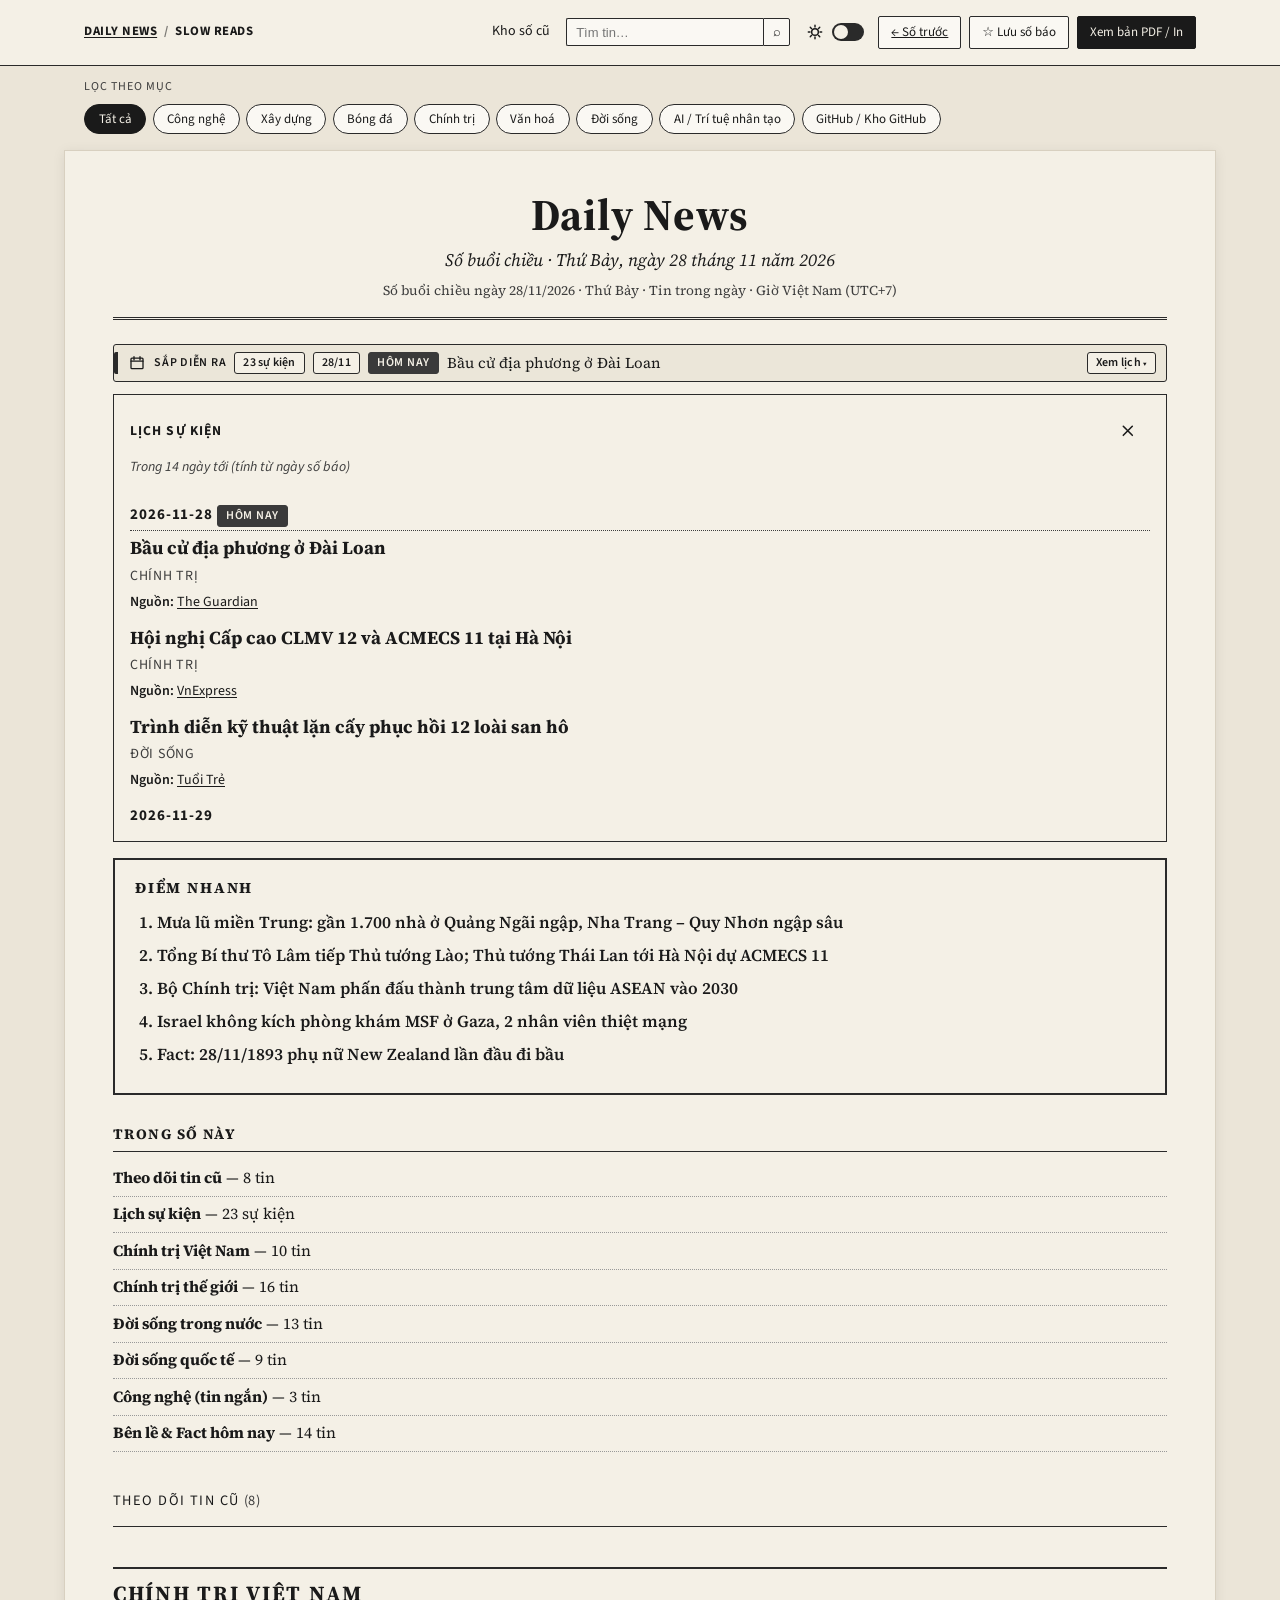
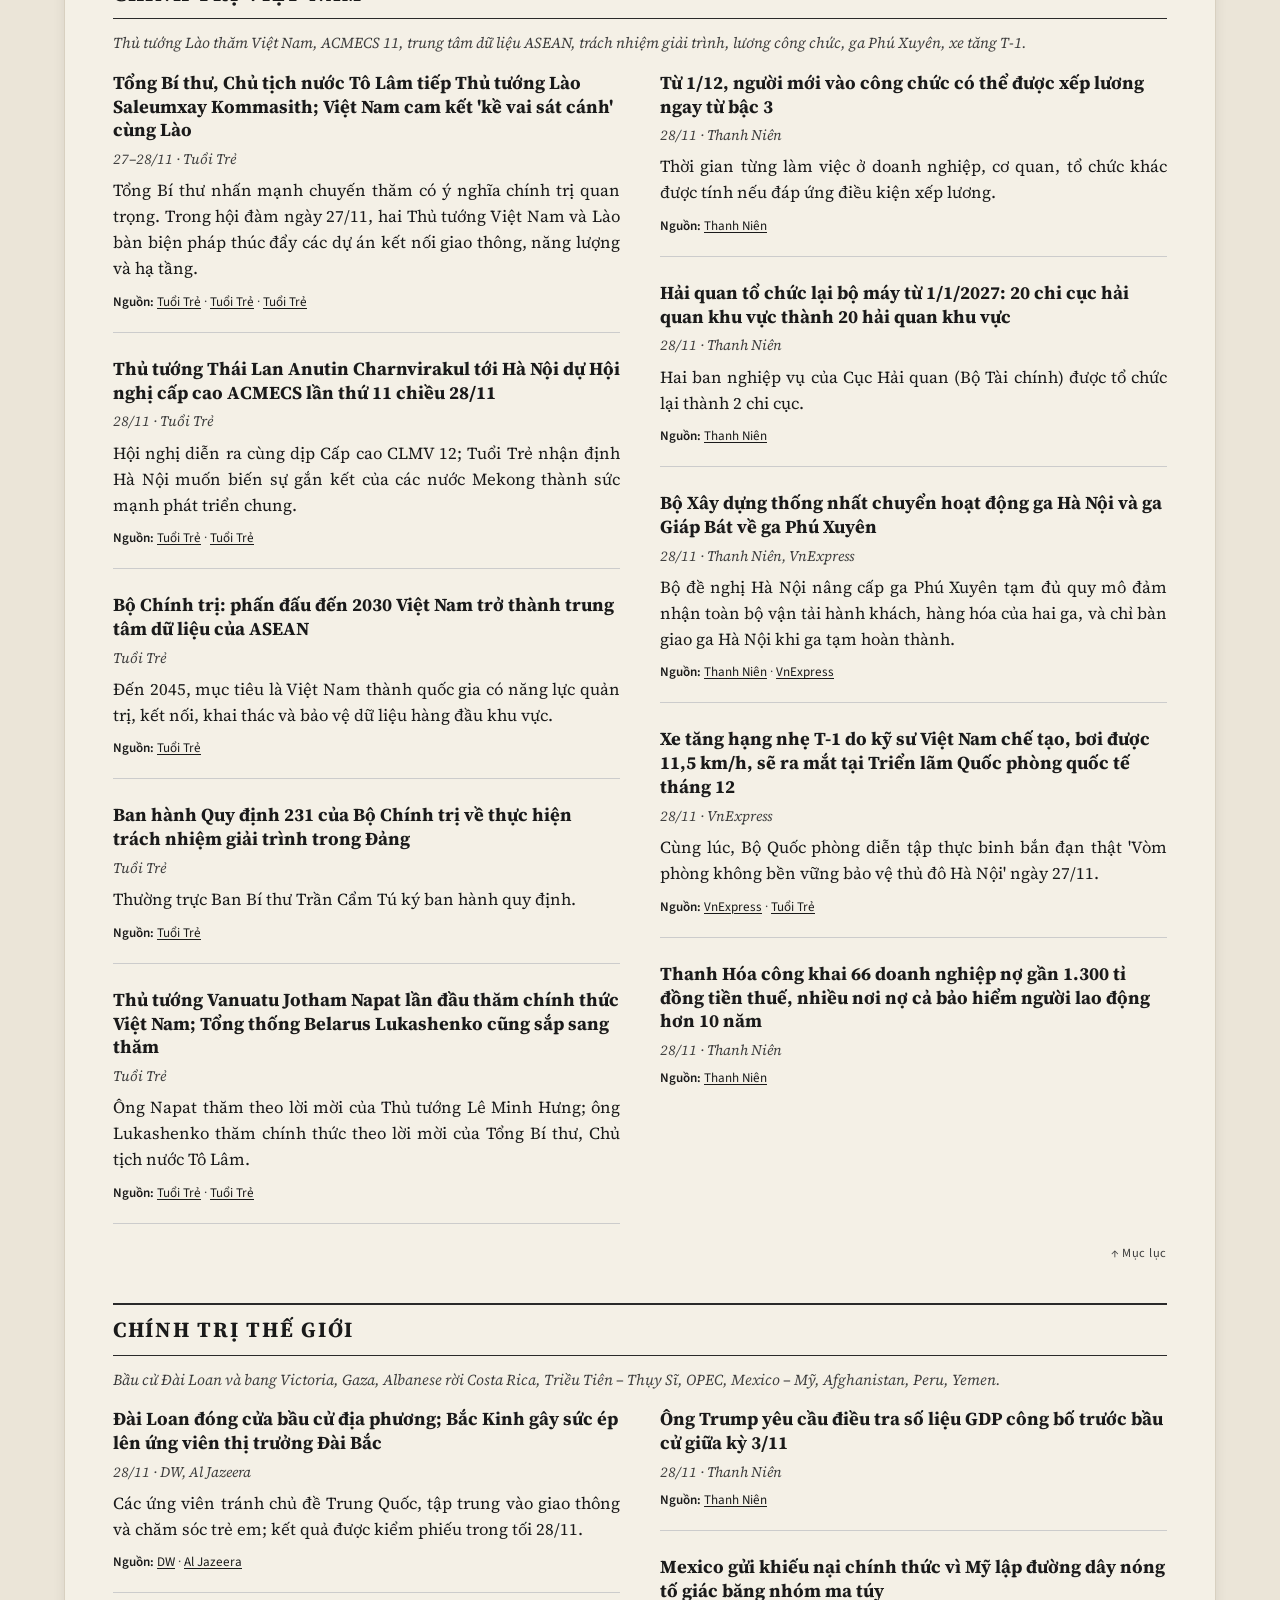
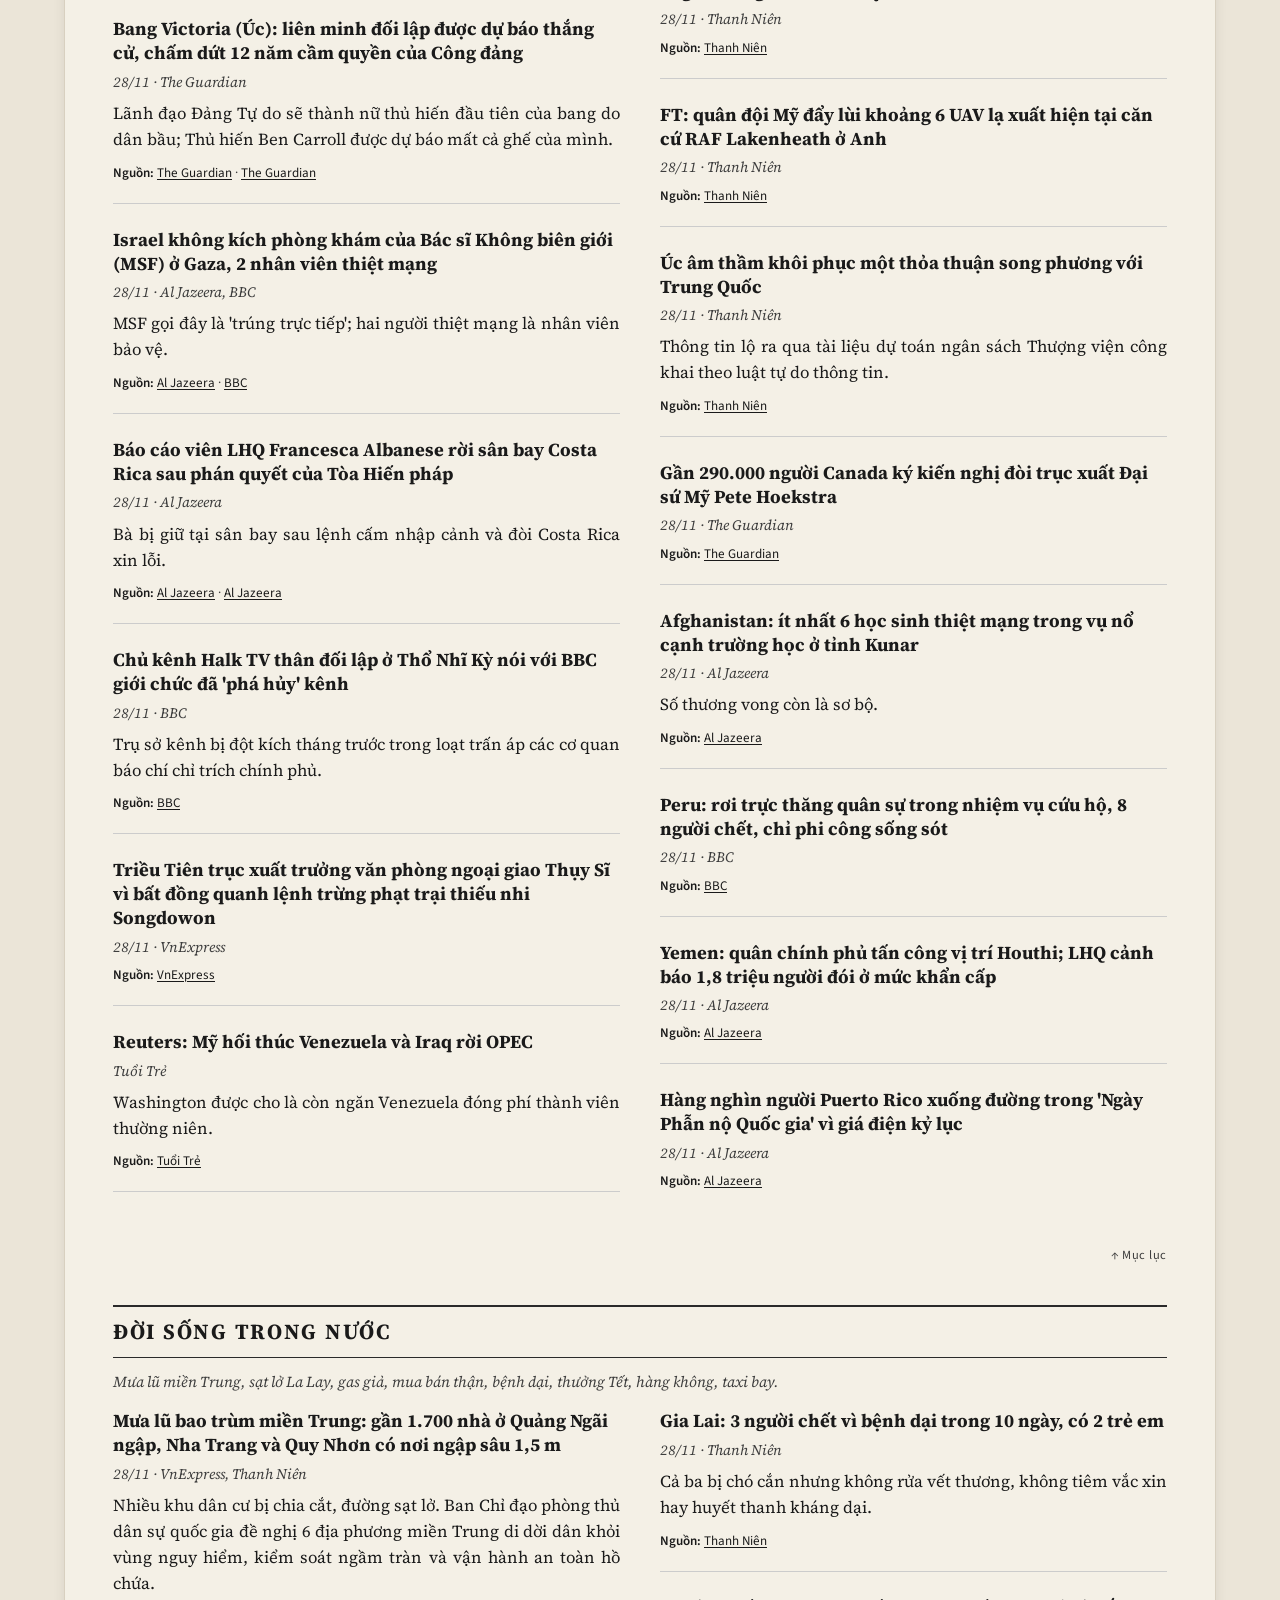
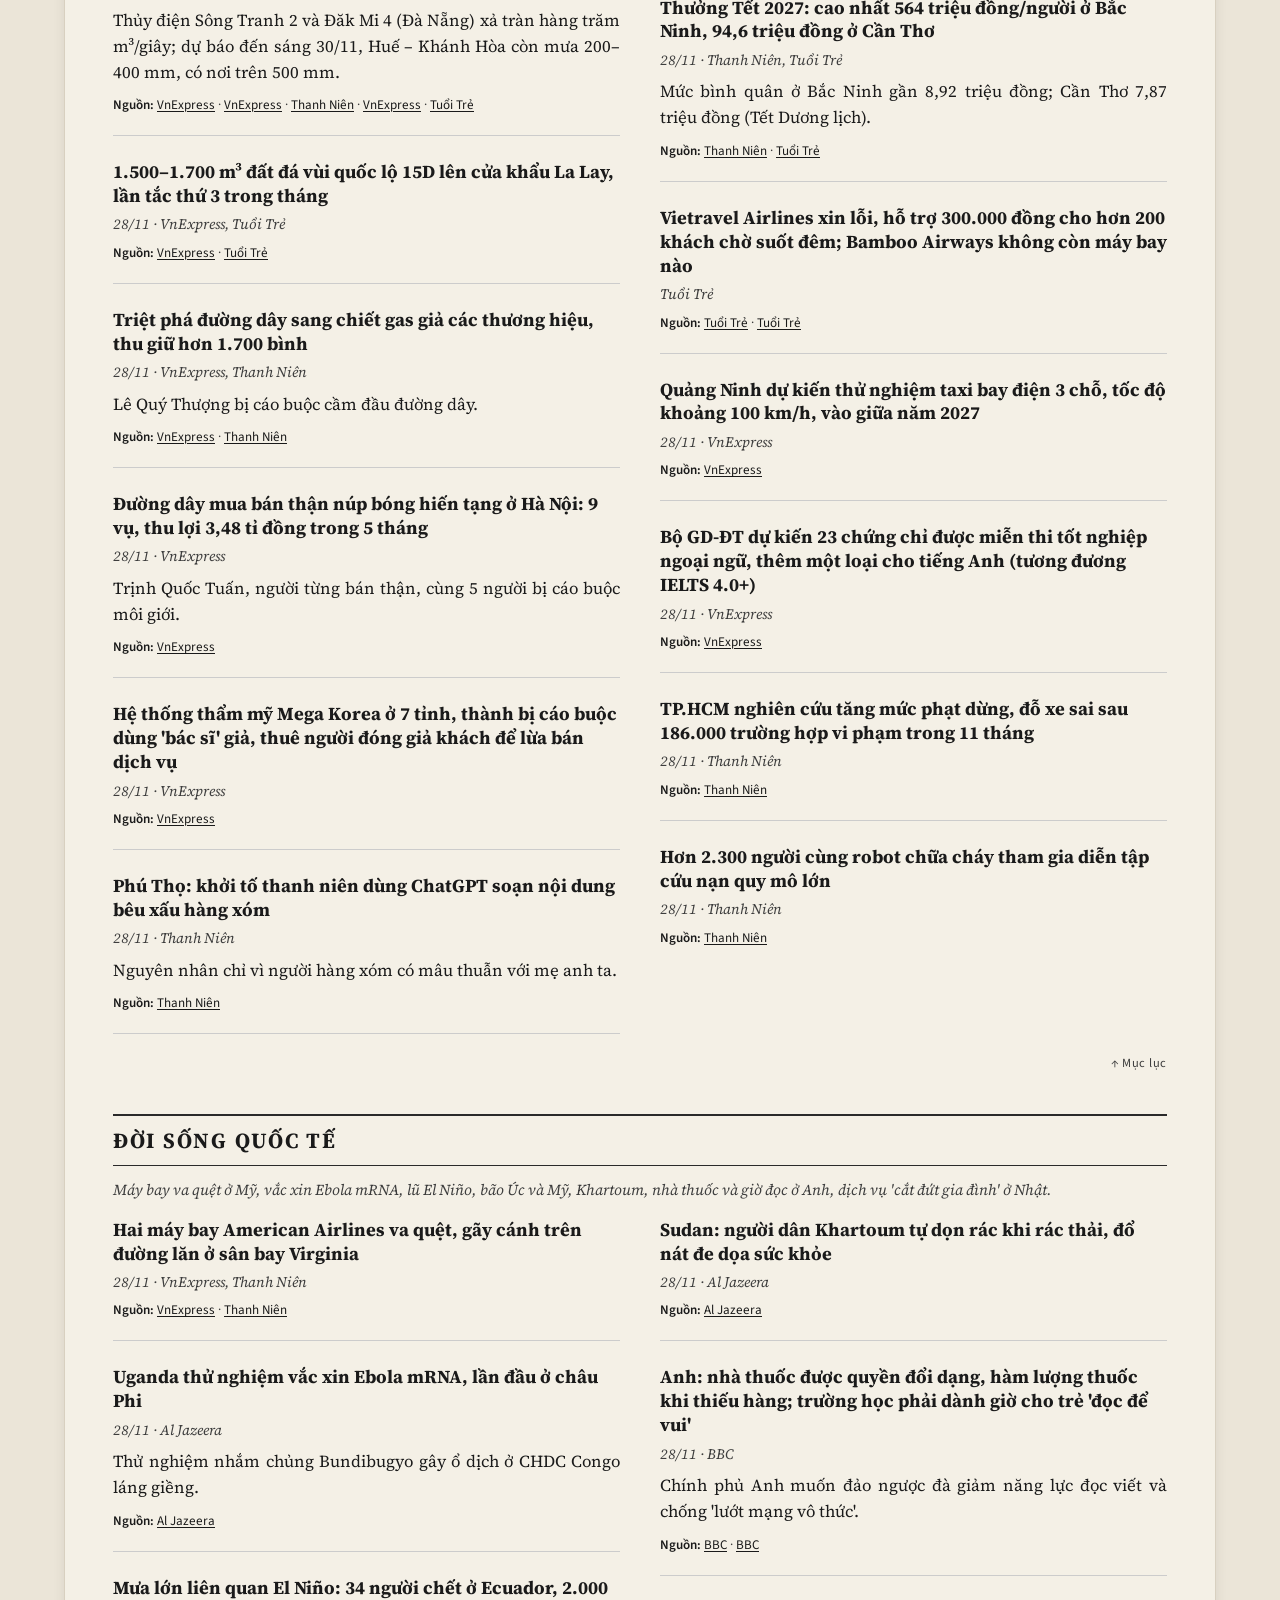
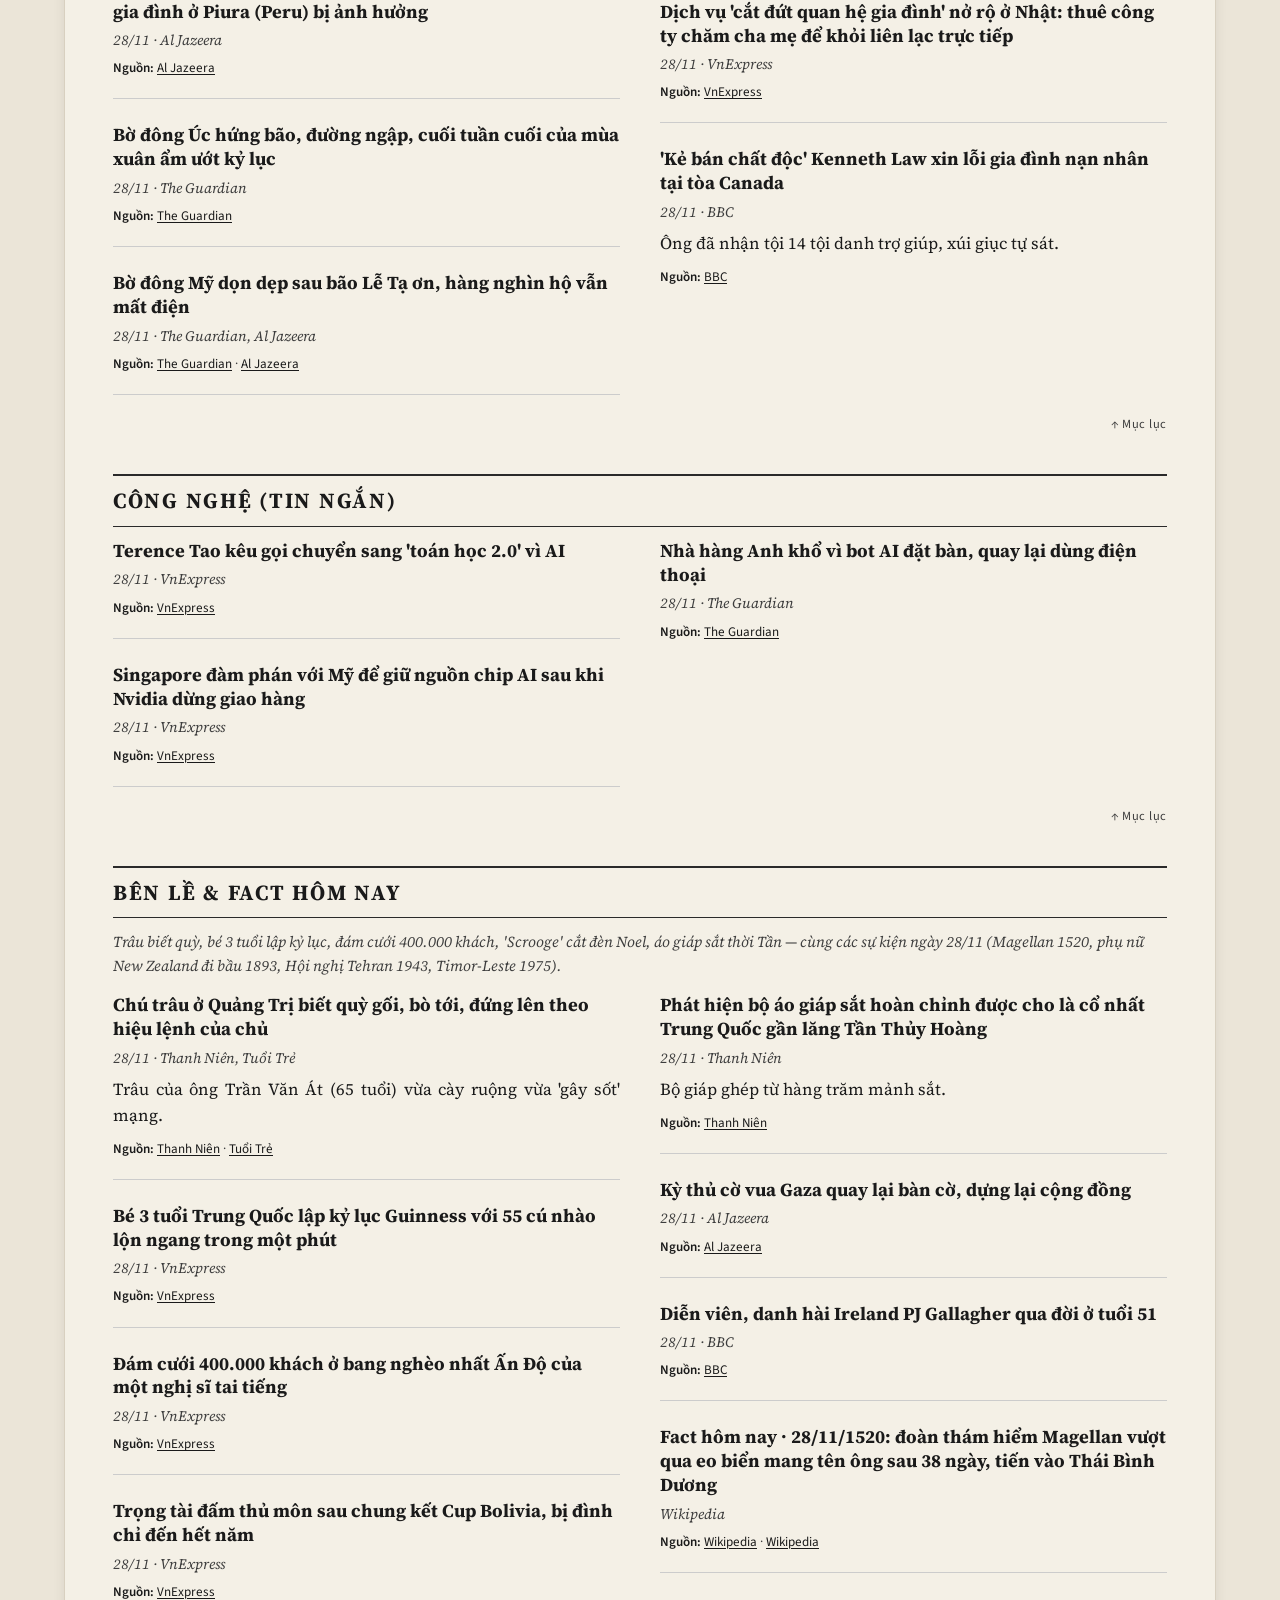
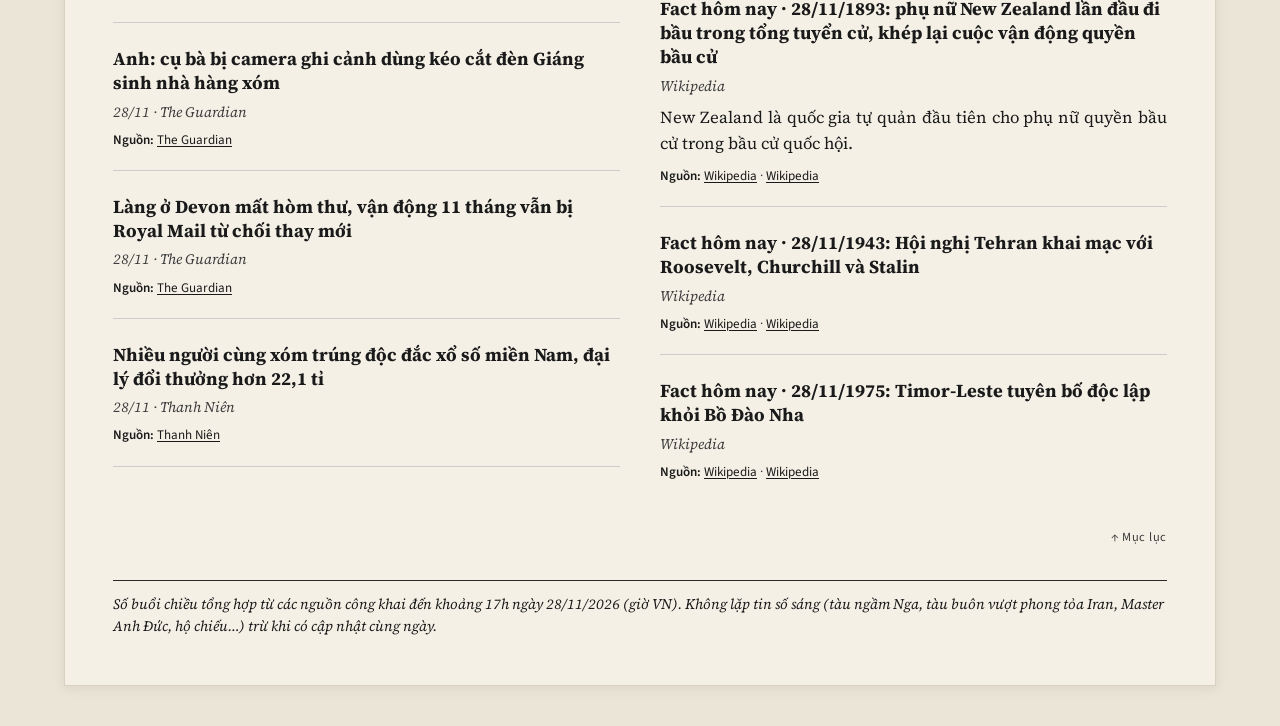
<file: index.html>
<!DOCTYPE html>
<html lang="vi" data-base="" data-asset-version="bc13034a4a">
<head>
  <meta charset="utf-8">
  <meta name="viewport" content="width=device-width, initial-scale=1">
  <meta name="description" content="Daily News — báo sáng tiếng Việt đọc trên trình duyệt">
  <title>Daily News</title>
  <link rel="icon" href="favicon.svg" type="image/svg+xml">
  <link rel="preconnect" href="https://fonts.googleapis.com">
  <link rel="preconnect" href="https://fonts.gstatic.com" crossorigin>
  <link href="https://fonts.googleapis.com/css2?family=Source+Sans+3:wght@400;600;700&family=Source+Serif+4:ital,opsz,wght@0,8..60,400;0,8..60,600;0,8..60,700;1,8..60,400&display=swap" rel="stylesheet">
  <link rel="stylesheet" href="css/reader.css?v=bc13034a4a">
  <script>
    (function () {
      var t = localStorage.getItem("dailynews-theme");
      if (t === "dark" || (t !== "light" && window.matchMedia("(prefers-color-scheme: dark)").matches)) {
        document.documentElement.dataset.theme = "dark";
      }
      var p = location.pathname;
      if (p.indexOf("/DailyNews") !== -1) {
        document.documentElement.dataset.base = p.slice(0, p.indexOf("/DailyNews") + "/DailyNews".length + 1);
      }
    })();
  </script>
</head>
<body data-page="reader">
  <header class="site-bar">
    <div class="site-bar-inner">
      <div class="brand-cluster">
        <a class="brand" href="index.html" aria-current="page">Daily News</a><span class="brand-sep" aria-hidden="true">/</span><a class="brand" href="slow-reads/">Slow Reads</a>
      </div>
      <div class="site-bar-tools" aria-label="Công cụ">
        <button type="button" id="btn-search-open" class="icon-btn" aria-label="Tìm kiếm" aria-expanded="false" aria-controls="search-wrap">
          <svg class="toolbar-icon" width="20" height="20" viewBox="0 0 24 24" aria-hidden="true" focusable="false"><circle cx="10.5" cy="10.5" r="6.25" fill="none" stroke="currentColor" stroke-width="1.75"/><path d="M15.2 15.2 20 20" fill="none" stroke="currentColor" stroke-width="1.75" stroke-linecap="round"/></svg>
        </button>
        <button type="button" id="btn-theme" class="theme-toggle" aria-label="Đổi giao diện sáng/tối" aria-pressed="false">
          <svg class="theme-toggle-glyph theme-toggle-glyph--sun" width="20" height="20" viewBox="0 0 24 24" aria-hidden="true" focusable="false"><circle cx="12" cy="12" r="4" fill="none" stroke="currentColor" stroke-width="1.75"/><path d="M12 4v2M12 18v2M4 12h2M18 12h2M6.3 6.3l1.4 1.4M16.3 16.3l1.4 1.4M6.3 17.7l1.4-1.4M16.3 7.7l1.4-1.4" fill="none" stroke="currentColor" stroke-width="1.75" stroke-linecap="round"/></svg>
          <svg class="theme-toggle-glyph theme-toggle-glyph--moon" width="20" height="20" viewBox="0 0 24 24" aria-hidden="true" focusable="false"><path d="M18 14.8A6.8 6.8 0 0 1 9.2 5.2 7.2 7.2 0 1 0 18 14.8Z" fill="none" stroke="currentColor" stroke-width="1.75" stroke-linejoin="round"/></svg>
          <span class="theme-toggle-track" aria-hidden="true"><span class="theme-toggle-thumb"></span></span>
        </button>
        <button type="button" id="btn-more" class="icon-btn" aria-label="Menu thêm" aria-expanded="false" aria-controls="more-menu">
          <svg class="toolbar-icon" width="20" height="20" viewBox="0 0 24 24" aria-hidden="true" focusable="false"><path d="M5 7h14M5 12h14M5 17h14" fill="none" stroke="currentColor" stroke-width="1.75" stroke-linecap="round"/></svg>
        </button>
      </div>
      <nav class="site-nav-desktop" aria-label="Điều hướng">
        <a href="archive.html">Kho số cũ</a>
      </nav>
      <div class="search-wrap" id="search-wrap">
        <form class="search-form" id="search-form" role="search">
          <label class="visually-hidden" for="search-input">Tìm trong các số báo</label>
          <input type="search" id="search-input" name="q" placeholder="Tìm tin…" autocomplete="off" enterkeyhint="search" aria-controls="search-panel" aria-expanded="false">
          <button type="submit" class="search-submit" aria-label="Tìm">⌕</button>
          <button type="button" id="search-drawer-close" class="search-drawer-close icon-btn" aria-label="Đóng tìm kiếm">
            <svg class="toolbar-icon" width="20" height="20" viewBox="0 0 24 24" aria-hidden="true" focusable="false"><path d="m7 7 10 10M17 7 7 17" fill="none" stroke="currentColor" stroke-width="1.75" stroke-linecap="round"/></svg>
          </button>
        </form>
        <div id="search-panel" class="search-panel" hidden>
          <div class="search-panel-inner">
            <header class="search-panel-head">
              <h2>Kết quả tìm kiếm</h2>
              <button type="button" id="search-close" aria-label="Đóng">Đóng</button>
            </header>
            <p id="search-status" class="search-status" aria-live="polite"></p>
            <ul id="search-results" class="search-results"></ul>
          </div>
        </div>
      </div>
      <div id="more-menu" class="more-menu" hidden>
        <div class="more-menu-backdrop" tabindex="-1" aria-hidden="true"></div>
        <div class="more-menu-sheet" role="dialog" aria-label="Menu">
          <a class="more-menu-archive" href="archive.html">Kho số cũ</a>
          <a class="more-menu-archive" href="slow-reads/">Slow Reads</a>
          <div class="actions">
            <a class="btn" id="nav-prev" href="#" hidden>← Số trước</a>
            <a class="btn" id="nav-next" href="#" hidden>Số sau →</a>
            <button type="button" id="btn-fav" aria-pressed="false">☆ Lưu số báo</button>
            <button type="button" id="btn-pdf" class="primary" aria-expanded="false">Xem bản PDF / In</button>
          </div>
        </div>
      </div>
    </div>
  </header>

  <div id="tag-strip" class="tag-strip" aria-live="polite"></div>

  <div id="pdf-panel" class="pdf-panel" hidden>
    <div class="pdf-panel-inner">
      <header>
        <h2>Bản in PDF</h2>
        <a class="btn" id="pdf-download" href="#">Tải xuống</a>
        <button type="button" id="btn-pdf-close">Đóng</button>
      </header>
      <iframe id="pdf-frame" title="Xem trước PDF Daily News"></iframe>
    </div>
  </div>

  <p id="status" class="loading">Đang mở số báo…</p>
  <main id="paper-root" class="paper-sheet" aria-live="polite"></main>

  <script src="js/reader.js?v=bc13034a4a"></script>
</body>
</html>
</file>
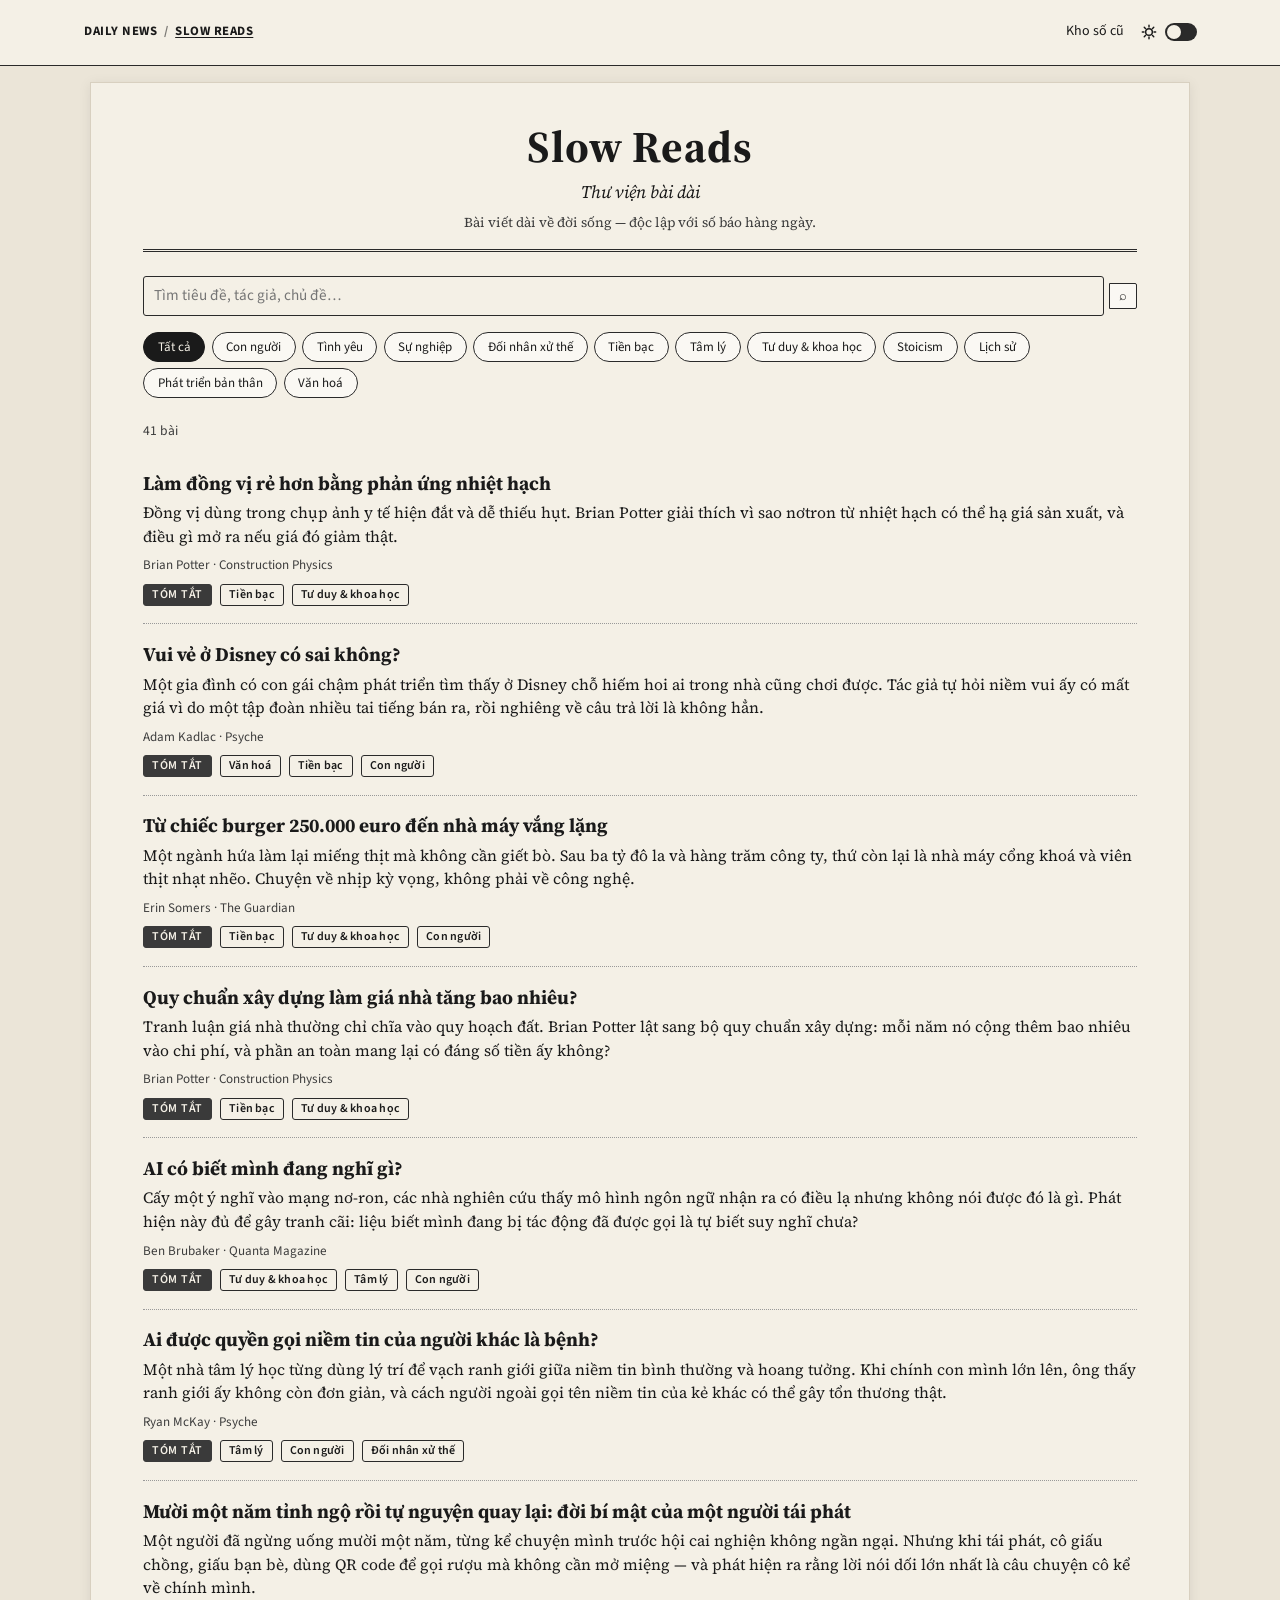
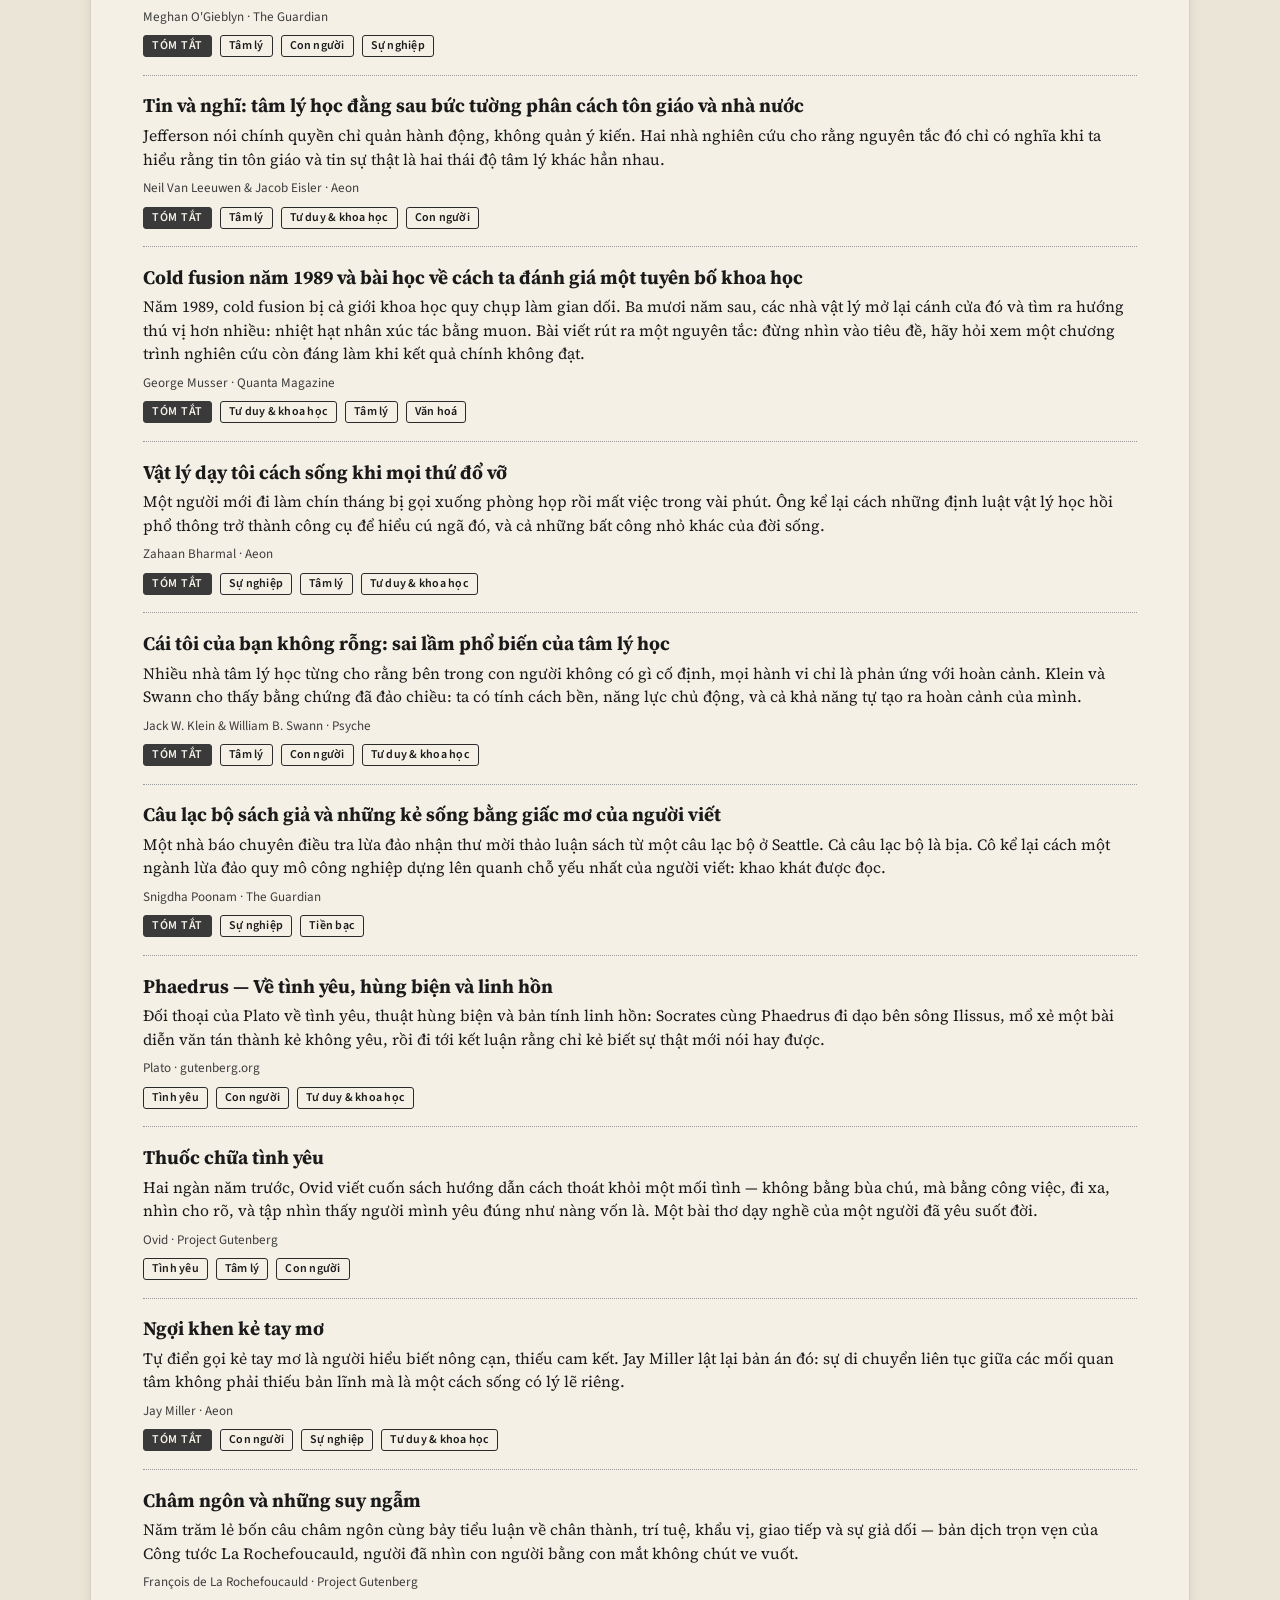
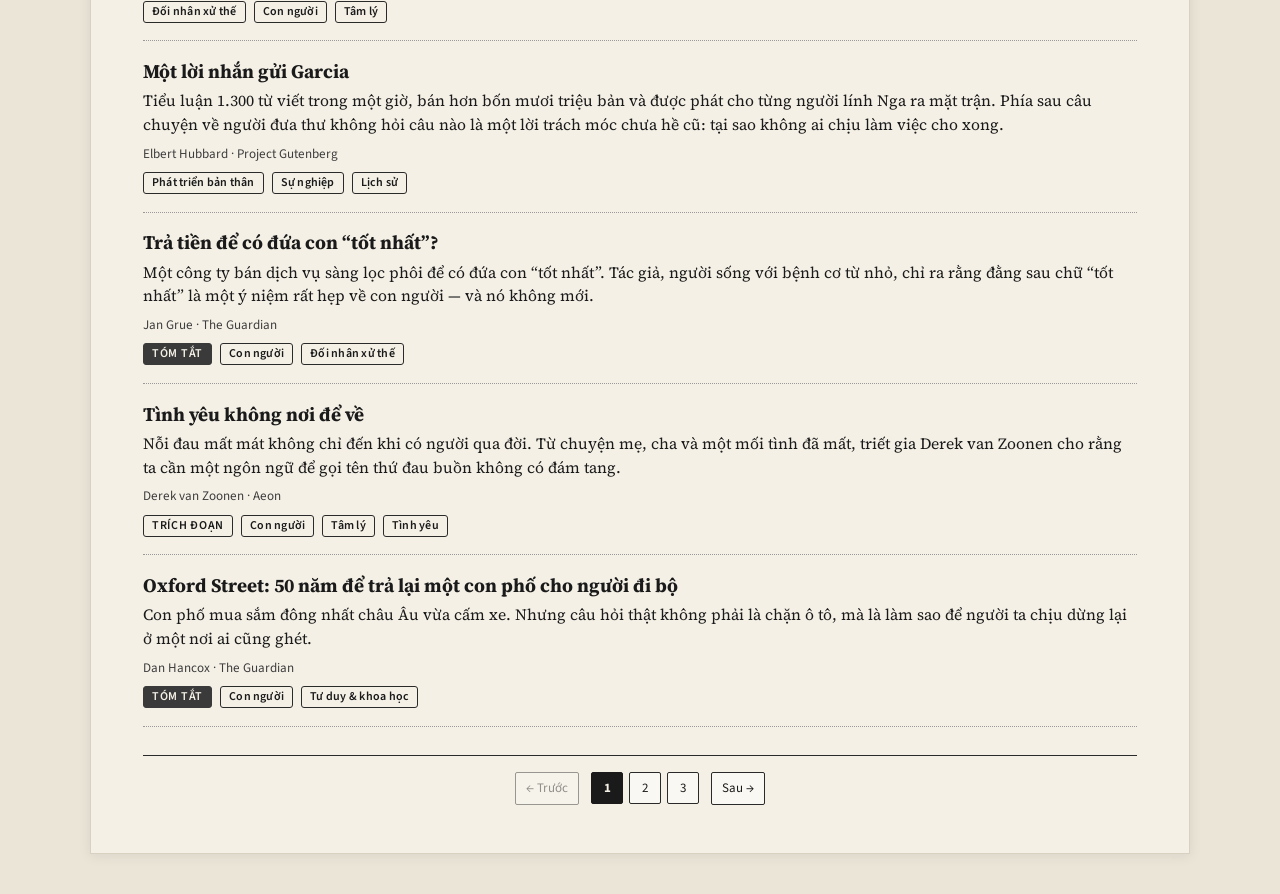
<file: doc-cham/index.html>
<!DOCTYPE html>
<html lang="vi">
<head>
  <meta charset="utf-8">
  <meta name="viewport" content="width=device-width, initial-scale=1">
  <meta http-equiv="refresh" content="0;url=../slow-reads/">
  <link rel="canonical" href="../slow-reads/">
  <title>Redirecting to Slow Reads…</title>
  <script>
    (function () {
      var base = "../slow-reads/";
      var p = location.pathname;
      if (p.indexOf("/DailyNews") !== -1) {
        base = p.slice(0, p.indexOf("/DailyNews") + "/DailyNews".length) + "/slow-reads/";
      }
      location.replace(base + location.search + location.hash);
    })();
  </script>
</head>
<body>
  <p><a href="../slow-reads/">Slow Reads</a></p>
</body>
</html>
</file>
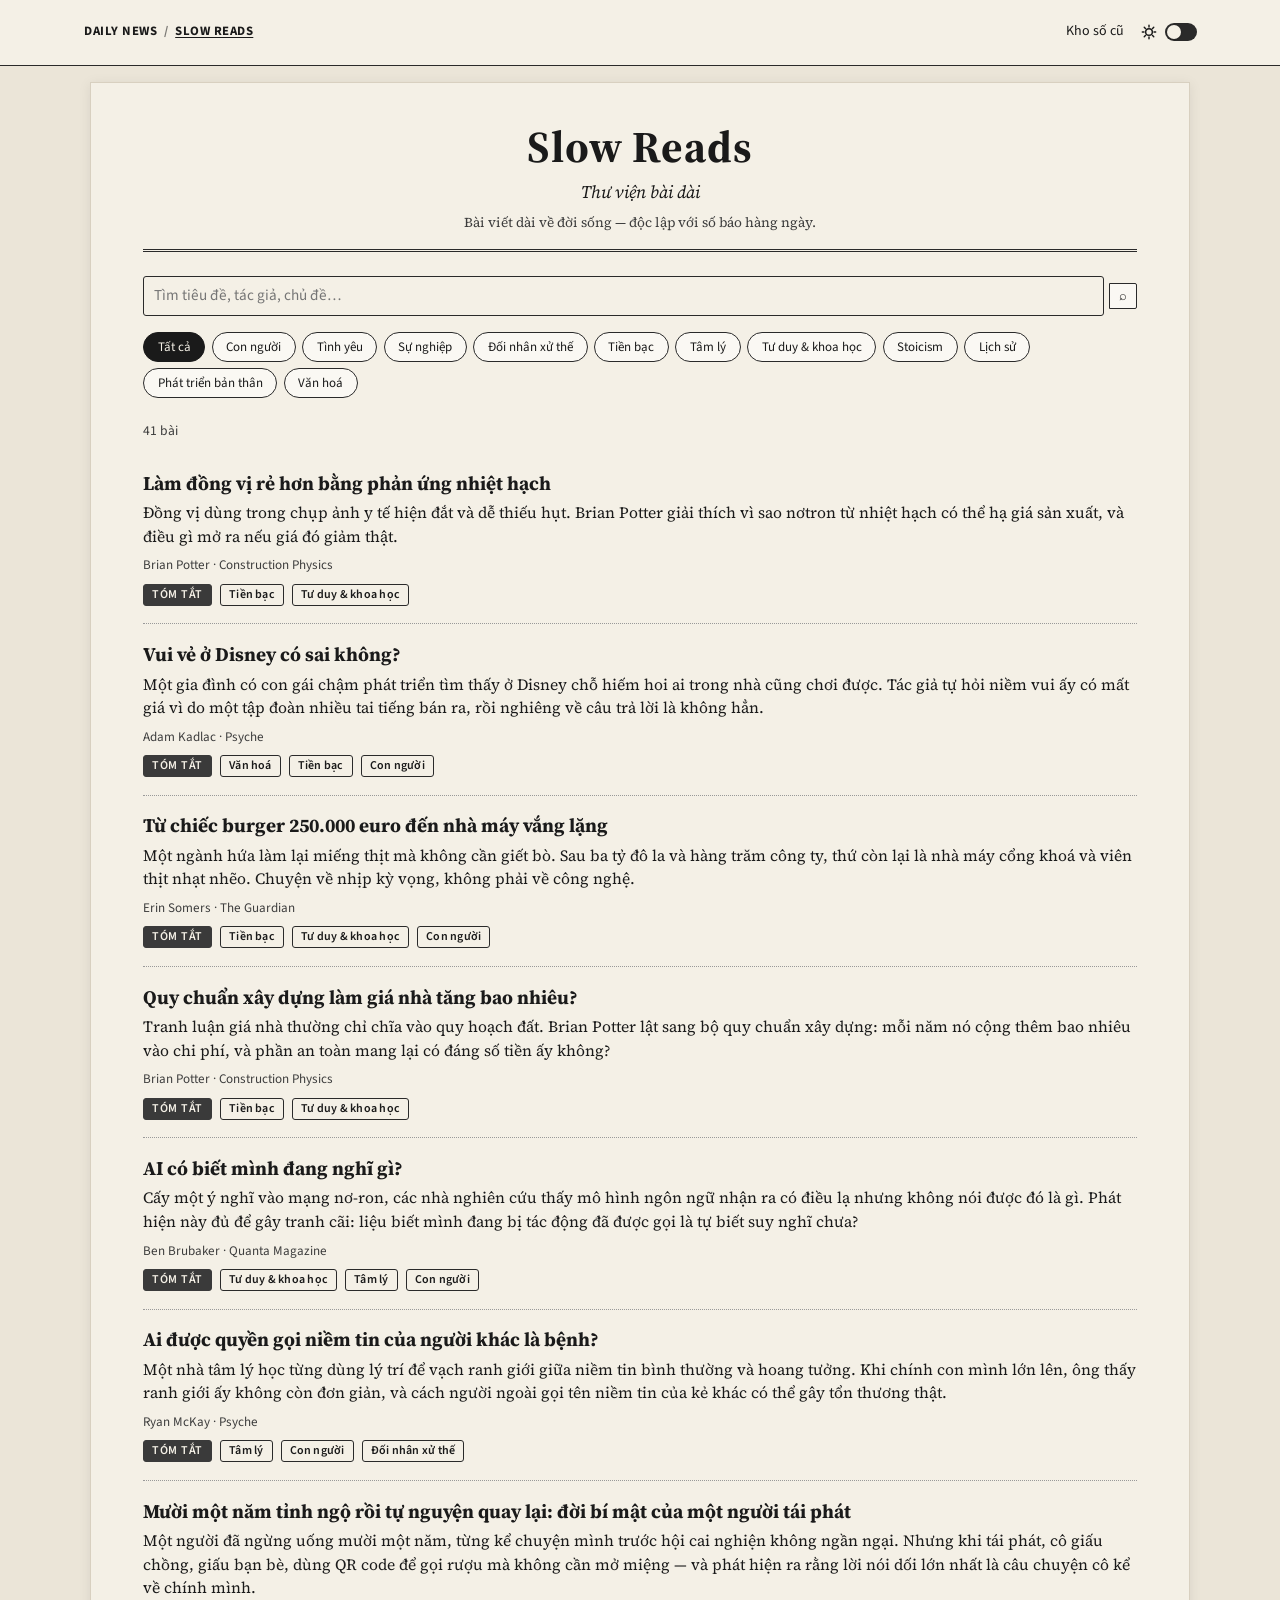
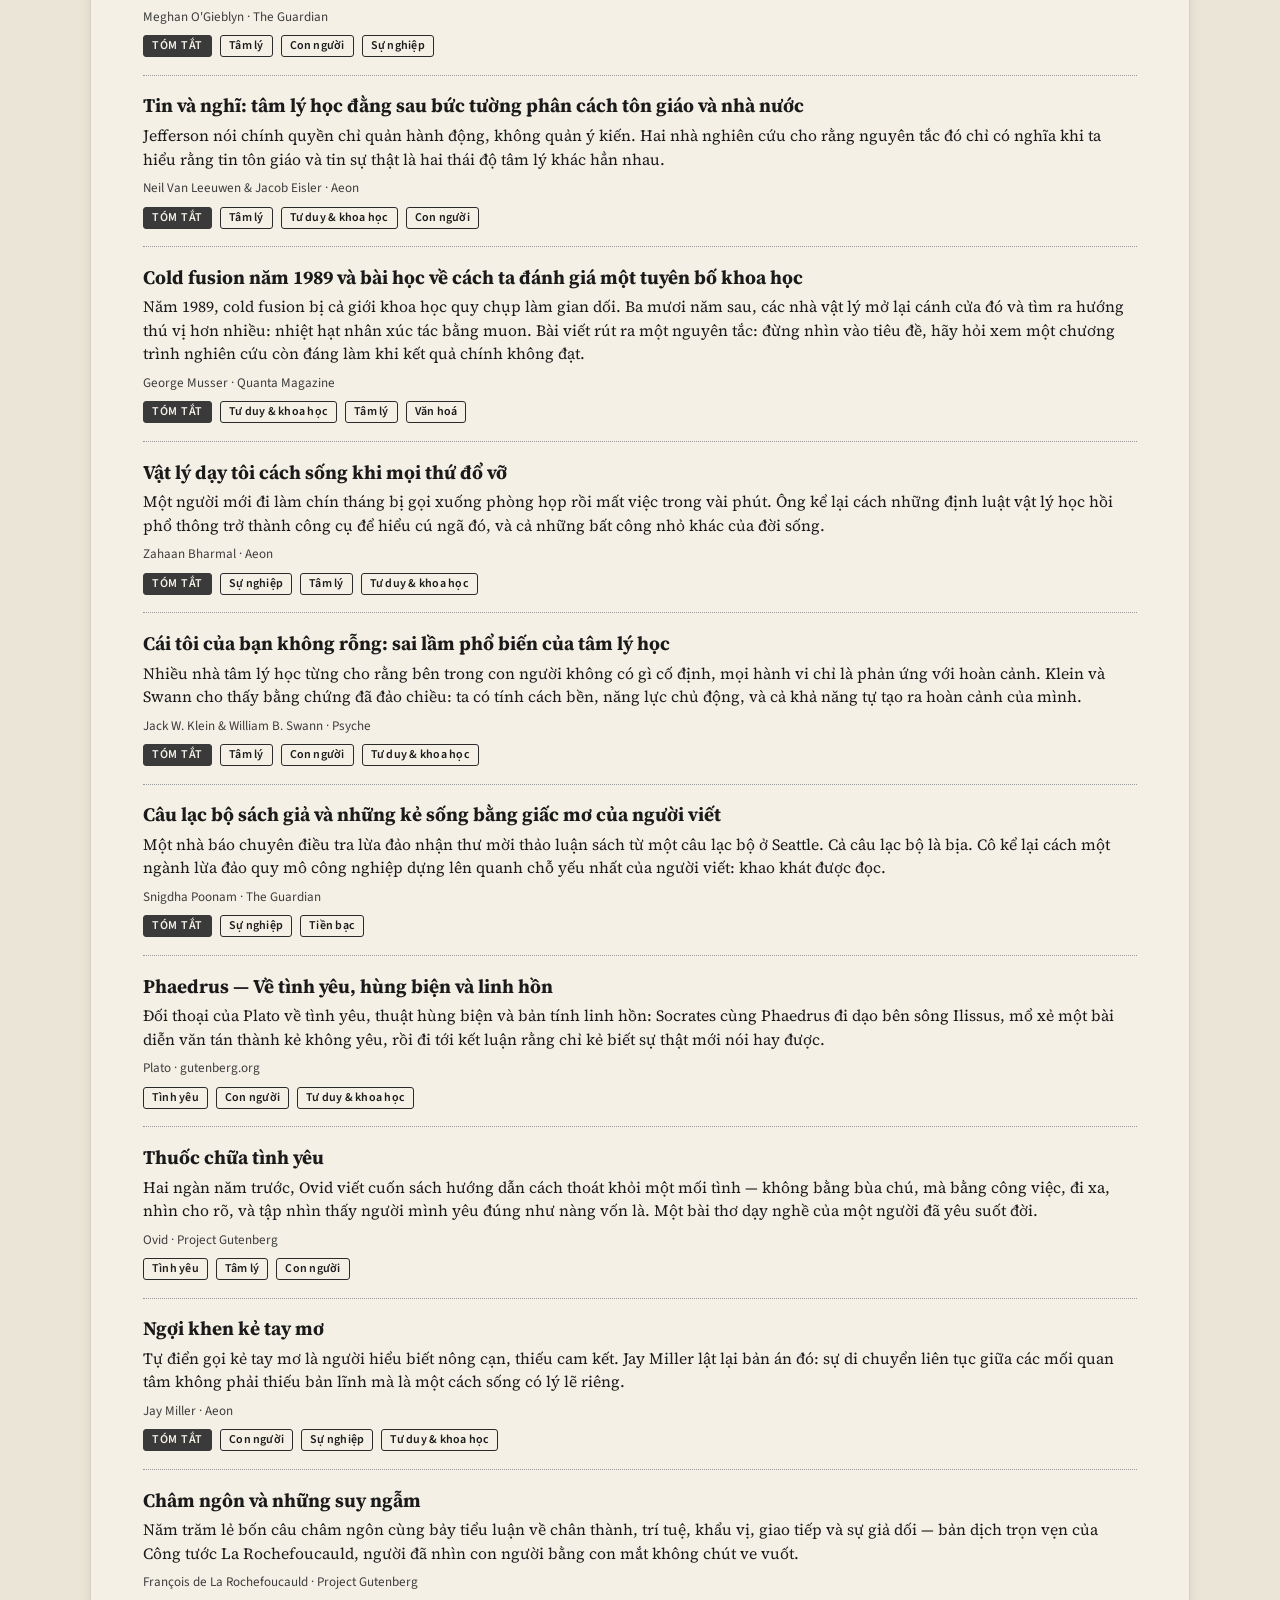
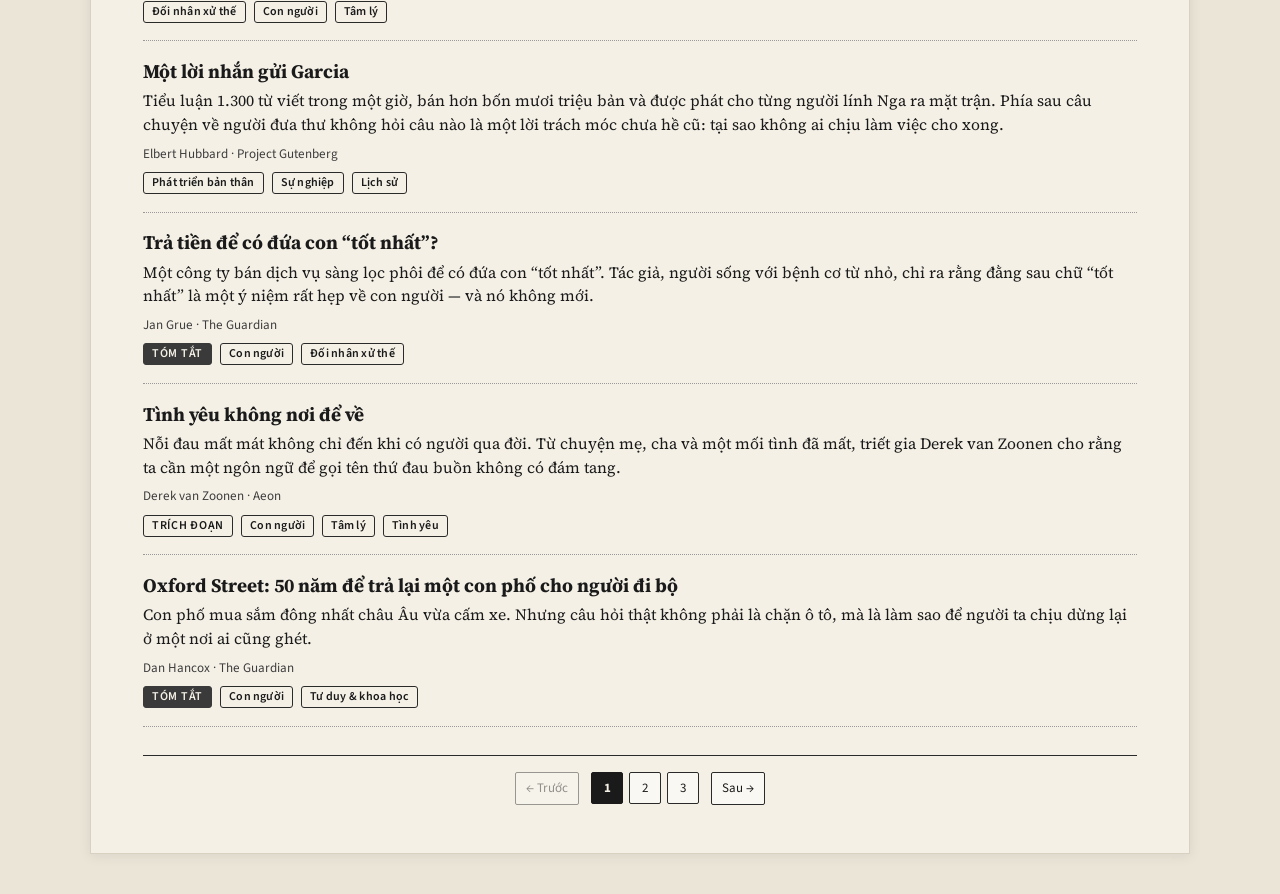
<file: slow-reads/index.html>
<!DOCTYPE html>
<html lang="vi" data-base="" data-asset-version="bc13034a4a">
<head>
  <meta charset="utf-8">
  <meta name="viewport" content="width=device-width, initial-scale=1">
  <meta name="description" content="Slow Reads — thư viện bài dài về đời sống, Daily News">
  <title>Slow Reads — Daily News</title>
  <link rel="icon" href="../favicon.svg" type="image/svg+xml">
  <link rel="preconnect" href="https://fonts.googleapis.com">
  <link rel="preconnect" href="https://fonts.gstatic.com" crossorigin>
  <link href="https://fonts.googleapis.com/css2?family=Source+Sans+3:wght@400;600;700&family=Source+Serif+4:ital,opsz,wght@0,8..60,400;0,8..60,600;0,8..60,700;1,8..60,400&display=swap" rel="stylesheet">
  <link rel="stylesheet" href="../css/reader.css?v=bc13034a4a">
  <script>
    (function () {
      var t = localStorage.getItem("dailynews-theme");
      if (t === "dark" || (t !== "light" && window.matchMedia("(prefers-color-scheme: dark)").matches)) {
        document.documentElement.dataset.theme = "dark";
      }
      var p = location.pathname;
      if (p.indexOf("/DailyNews") !== -1) {
        document.documentElement.dataset.base = p.slice(0, p.indexOf("/DailyNews") + "/DailyNews".length + 1);
      }
    })();
  </script>
</head>
<body data-page="slow-reads">
  <header class="site-bar">
    <div class="site-bar-inner">
      <div class="brand-cluster">
        <a class="brand" href="../index.html">Daily News</a><span class="brand-sep" aria-hidden="true">/</span><a class="brand" href="./" aria-current="page">Slow Reads</a>
      </div>
      <div class="site-bar-tools" aria-label="Công cụ">
        <button type="button" id="btn-theme" class="theme-toggle" aria-label="Đổi giao diện sáng/tối" aria-pressed="false">
          <svg class="theme-toggle-glyph theme-toggle-glyph--sun" width="20" height="20" viewBox="0 0 24 24" aria-hidden="true" focusable="false"><circle cx="12" cy="12" r="4" fill="none" stroke="currentColor" stroke-width="1.75"/><path d="M12 4v2M12 18v2M4 12h2M18 12h2M6.3 6.3l1.4 1.4M16.3 16.3l1.4 1.4M6.3 17.7l1.4-1.4M16.3 7.7l1.4-1.4" fill="none" stroke="currentColor" stroke-width="1.75" stroke-linecap="round"/></svg>
          <svg class="theme-toggle-glyph theme-toggle-glyph--moon" width="20" height="20" viewBox="0 0 24 24" aria-hidden="true" focusable="false"><path d="M18 14.8A6.8 6.8 0 0 1 9.2 5.2 7.2 7.2 0 1 0 18 14.8Z" fill="none" stroke="currentColor" stroke-width="1.75" stroke-linejoin="round"/></svg>
          <span class="theme-toggle-track" aria-hidden="true"><span class="theme-toggle-thumb"></span></span>
        </button>
        <button type="button" id="btn-more" class="icon-btn" aria-label="Menu thêm" aria-expanded="false" aria-controls="more-menu">
          <svg class="toolbar-icon" width="20" height="20" viewBox="0 0 24 24" aria-hidden="true" focusable="false"><path d="M5 7h14M5 12h14M5 17h14" fill="none" stroke="currentColor" stroke-width="1.75" stroke-linecap="round"/></svg>
        </button>
      </div>
      <nav class="site-nav-desktop" aria-label="Điều hướng">
        <a href="../archive.html">Kho số cũ</a>
      </nav>
      <div id="more-menu" class="more-menu" hidden>
        <div class="more-menu-backdrop" tabindex="-1" aria-hidden="true"></div>
        <div class="more-menu-sheet" role="dialog" aria-label="Menu">
          <a class="more-menu-archive" href="../index.html">Mở số mới nhất</a>
          <a class="more-menu-archive" href="../archive.html">Kho số cũ</a>
        </div>
      </div>
    </div>
  </header>

  <main class="paper-sheet doc-cham-page">
    <header class="masthead">
      <h1>Slow Reads</h1>
      <div class="date-line">Thư viện bài dài</div>
      <div class="tagline">Bài viết dài về đời sống — độc lập với số báo hàng ngày.</div>
    </header>

    <form class="doc-cham-search-form" id="doc-cham-search-form" role="search">
      <label class="visually-hidden" for="doc-cham-search">Tìm trong Slow Reads</label>
      <input type="search" id="doc-cham-search" name="q" placeholder="Tìm tiêu đề, tác giả, chủ đề…" autocomplete="off" enterkeyhint="search">
      <button type="submit" class="search-submit" aria-label="Tìm">⌕</button>
    </form>

    <div id="doc-cham-filters" class="archive-filters"></div>
    <p id="doc-cham-status" class="doc-cham-status" aria-live="polite"></p>
    <p id="doc-cham-empty" class="archive-empty" hidden></p>
    <div id="doc-cham-list" class="doc-cham-list" aria-label="Danh sách bài Slow Reads"></div>
  </main>

  <script src="../js/slow-reads.js?v=bc13034a4a"></script>
</body>
</html>
</file>
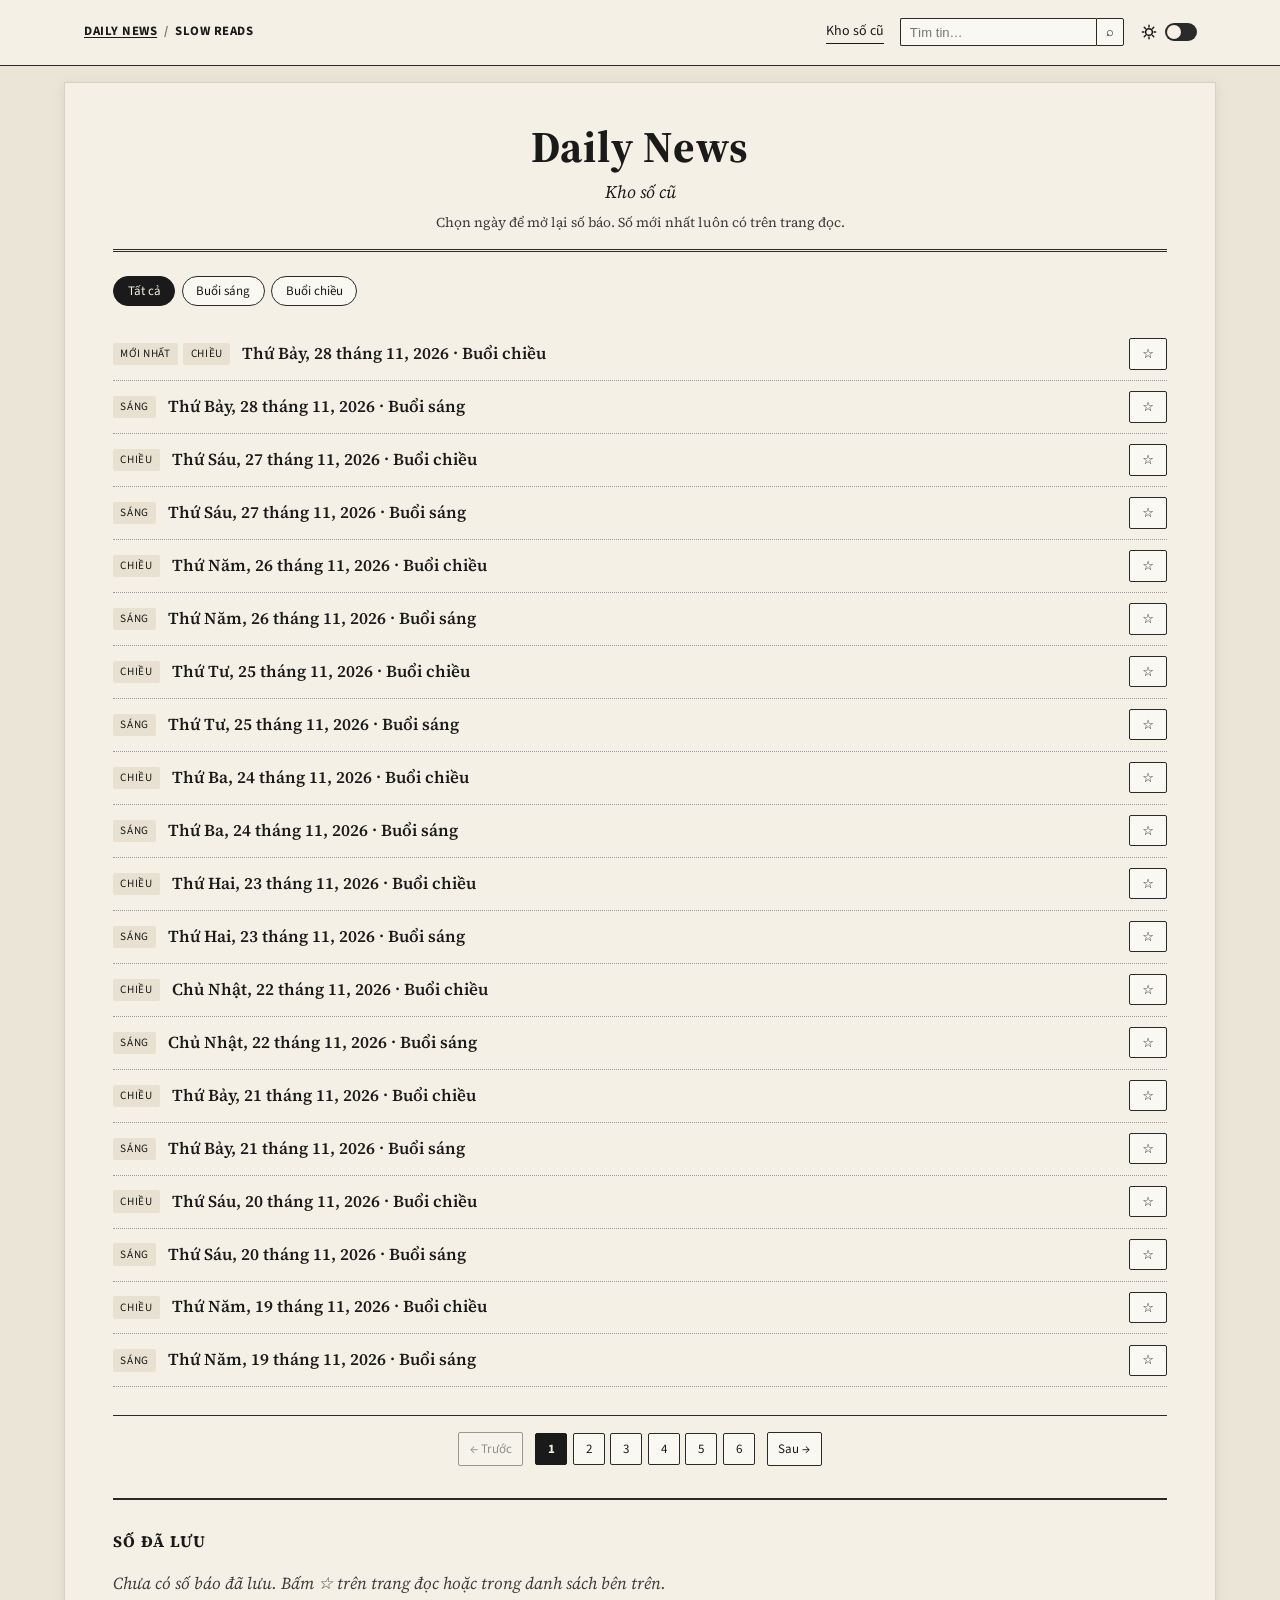
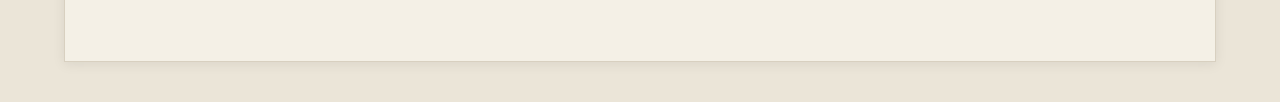
<file: archive.html>
<!DOCTYPE html>
<html lang="vi" data-base="" data-asset-version="bc13034a4a">
<head>
  <meta charset="utf-8">
  <meta name="viewport" content="width=device-width, initial-scale=1">
  <meta name="description" content="Daily News — kho số báo và số đã lưu">
  <title>Kho số cũ — Daily News</title>
  <link rel="icon" href="favicon.svg" type="image/svg+xml">
  <link rel="preconnect" href="https://fonts.googleapis.com">
  <link rel="preconnect" href="https://fonts.gstatic.com" crossorigin>
  <link href="https://fonts.googleapis.com/css2?family=Source+Sans+3:wght@400;600;700&family=Source+Serif+4:opsz,wght@8..60,400;8..60,700&display=swap" rel="stylesheet">
  <link rel="stylesheet" href="css/reader.css?v=bc13034a4a">
  <script>
    (function () {
      var t = localStorage.getItem("dailynews-theme");
      if (t === "dark" || (t !== "light" && window.matchMedia("(prefers-color-scheme: dark)").matches)) {
        document.documentElement.dataset.theme = "dark";
      }
      var p = location.pathname;
      if (p.indexOf("/DailyNews") !== -1) {
        document.documentElement.dataset.base = p.slice(0, p.indexOf("/DailyNews") + "/DailyNews".length + 1);
      }
    })();
  </script>
</head>
<body data-page="archive">
  <header class="site-bar">
    <div class="site-bar-inner">
      <div class="brand-cluster">
        <a class="brand" href="index.html" aria-current="page">Daily News</a><span class="brand-sep" aria-hidden="true">/</span><a class="brand" href="slow-reads/">Slow Reads</a>
      </div>
      <div class="site-bar-tools" aria-label="Công cụ">
        <button type="button" id="btn-search-open" class="icon-btn" aria-label="Tìm kiếm" aria-expanded="false" aria-controls="search-wrap">
          <svg class="toolbar-icon" width="20" height="20" viewBox="0 0 24 24" aria-hidden="true" focusable="false"><circle cx="10.5" cy="10.5" r="6.25" fill="none" stroke="currentColor" stroke-width="1.75"/><path d="M15.2 15.2 20 20" fill="none" stroke="currentColor" stroke-width="1.75" stroke-linecap="round"/></svg>
        </button>
        <button type="button" id="btn-theme" class="theme-toggle" aria-label="Đổi giao diện sáng/tối" aria-pressed="false">
          <svg class="theme-toggle-glyph theme-toggle-glyph--sun" width="20" height="20" viewBox="0 0 24 24" aria-hidden="true" focusable="false"><circle cx="12" cy="12" r="4" fill="none" stroke="currentColor" stroke-width="1.75"/><path d="M12 4v2M12 18v2M4 12h2M18 12h2M6.3 6.3l1.4 1.4M16.3 16.3l1.4 1.4M6.3 17.7l1.4-1.4M16.3 7.7l1.4-1.4" fill="none" stroke="currentColor" stroke-width="1.75" stroke-linecap="round"/></svg>
          <svg class="theme-toggle-glyph theme-toggle-glyph--moon" width="20" height="20" viewBox="0 0 24 24" aria-hidden="true" focusable="false"><path d="M18 14.8A6.8 6.8 0 0 1 9.2 5.2 7.2 7.2 0 1 0 18 14.8Z" fill="none" stroke="currentColor" stroke-width="1.75" stroke-linejoin="round"/></svg>
          <span class="theme-toggle-track" aria-hidden="true"><span class="theme-toggle-thumb"></span></span>
        </button>
        <button type="button" id="btn-more" class="icon-btn" aria-label="Menu thêm" aria-expanded="false" aria-controls="more-menu">
          <svg class="toolbar-icon" width="20" height="20" viewBox="0 0 24 24" aria-hidden="true" focusable="false"><path d="M5 7h14M5 12h14M5 17h14" fill="none" stroke="currentColor" stroke-width="1.75" stroke-linecap="round"/></svg>
        </button>
      </div>
      <nav class="site-nav-desktop" aria-label="Điều hướng">
        <a href="archive.html" aria-current="page">Kho số cũ</a>
      </nav>
      <div class="search-wrap" id="search-wrap">
        <form class="search-form" id="search-form" role="search">
          <label class="visually-hidden" for="search-input">Tìm trong các số báo</label>
          <input type="search" id="search-input" name="q" placeholder="Tìm tin…" autocomplete="off" enterkeyhint="search" aria-controls="search-panel" aria-expanded="false">
          <button type="submit" class="search-submit" aria-label="Tìm">⌕</button>
          <button type="button" id="search-drawer-close" class="search-drawer-close icon-btn" aria-label="Đóng tìm kiếm">
            <svg class="toolbar-icon" width="20" height="20" viewBox="0 0 24 24" aria-hidden="true" focusable="false"><path d="m7 7 10 10M17 7 7 17" fill="none" stroke="currentColor" stroke-width="1.75" stroke-linecap="round"/></svg>
          </button>
        </form>
        <div id="search-panel" class="search-panel" hidden>
          <div class="search-panel-inner">
            <header class="search-panel-head">
              <h2>Kết quả tìm kiếm</h2>
              <button type="button" id="search-close" aria-label="Đóng">Đóng</button>
            </header>
            <p id="search-status" class="search-status" aria-live="polite"></p>
            <ul id="search-results" class="search-results"></ul>
          </div>
        </div>
      </div>
      <div id="more-menu" class="more-menu" hidden>
        <div class="more-menu-backdrop" tabindex="-1" aria-hidden="true"></div>
        <div class="more-menu-sheet" role="dialog" aria-label="Menu">
          <a class="more-menu-archive" href="index.html">Mở số mới nhất</a>
          <a class="more-menu-archive" href="slow-reads/">Slow Reads</a>
        </div>
      </div>
    </div>
  </header>

  <main class="paper-sheet archive-page">
    <header class="masthead">
      <h1>Daily News</h1>
      <div class="date-line">Kho số cũ</div>
      <div class="tagline">Chọn ngày để mở lại số báo. Số mới nhất luôn có trên trang đọc.</div>
    </header>

    <div id="archive-filters" class="archive-filters"></div>
    <p id="archive-empty" class="archive-empty" hidden></p>
    <ul id="archive-list" class="archive-list" aria-label="Danh sách số báo"></ul>

    <div class="favorites-block">
      <h2>Số đã lưu</h2>
      <div id="favorites-list"></div>
    </div>
  </main>

  <script src="js/reader.js?v=bc13034a4a"></script>
</body>
</html>
</file>
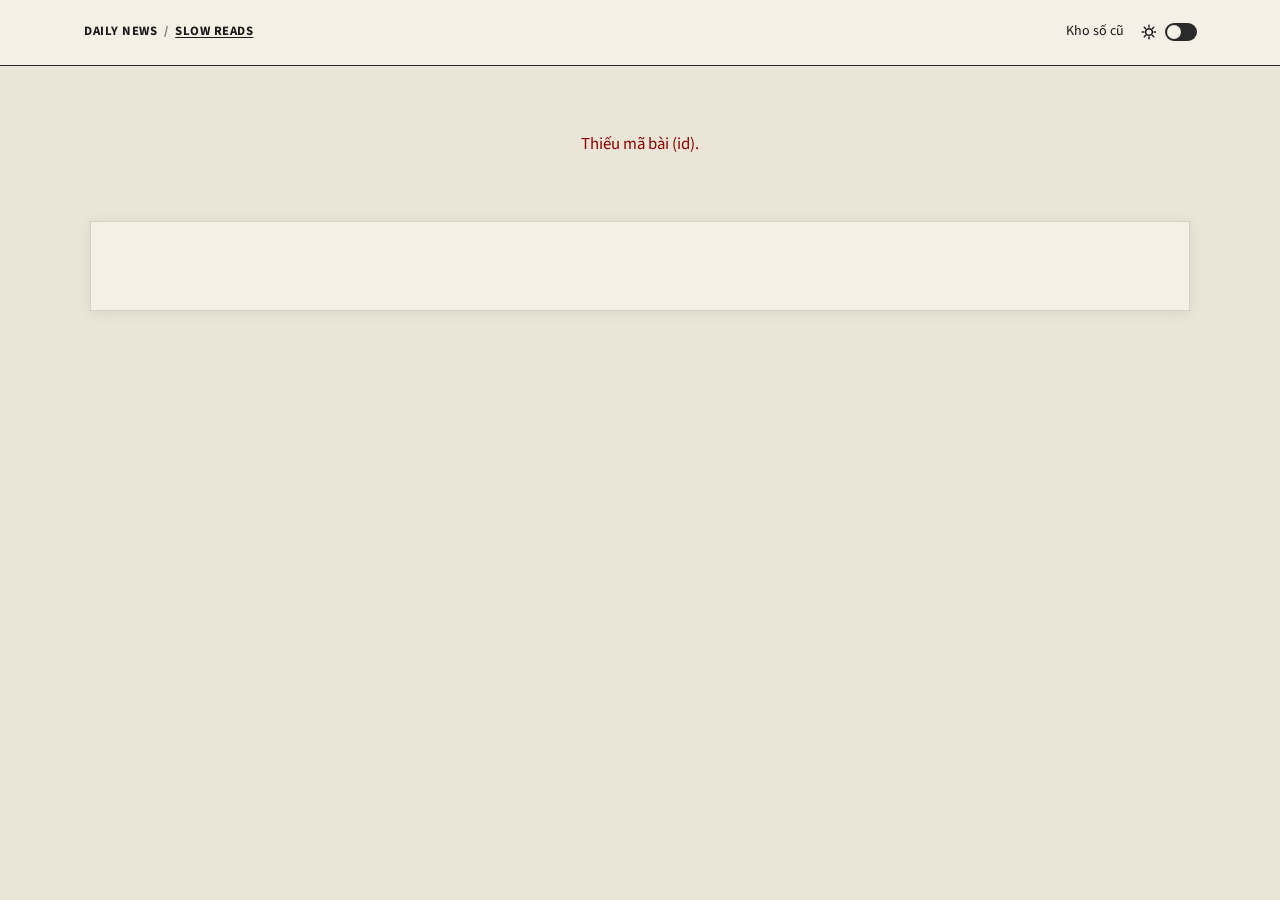
<file: doc-cham/article.html>
<!DOCTYPE html>
<html lang="vi">
<head>
  <meta charset="utf-8">
  <meta name="viewport" content="width=device-width, initial-scale=1">
  <meta http-equiv="refresh" content="0;url=../slow-reads/article.html">
  <link rel="canonical" href="../slow-reads/article.html">
  <title>Redirecting to Slow Reads…</title>
  <script>
    (function () {
      var base = "../slow-reads/article.html";
      var p = location.pathname;
      if (p.indexOf("/DailyNews") !== -1) {
        base = p.slice(0, p.indexOf("/DailyNews") + "/DailyNews".length) + "/slow-reads/article.html";
      }
      location.replace(base + location.search + location.hash);
    })();
  </script>
</head>
<body>
  <p><a id="go" href="../slow-reads/article.html">Slow Reads</a></p>
  <script>
    document.getElementById("go").href += location.search + location.hash;
  </script>
</body>
</html>
</file>
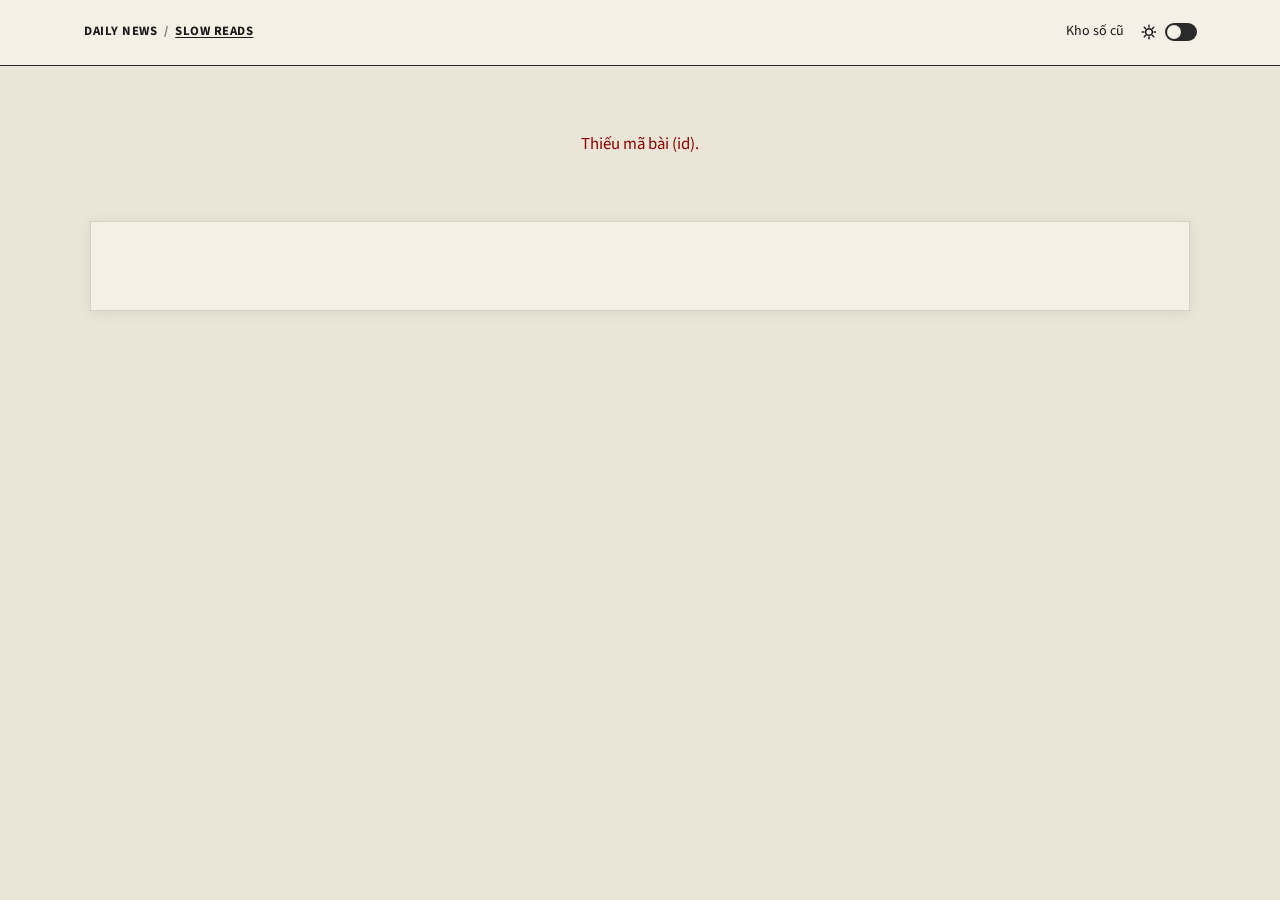
<file: slow-reads/article.html>
<!DOCTYPE html>
<html lang="vi" data-base="" data-asset-version="bc13034a4a">
<head>
  <meta charset="utf-8">
  <meta name="viewport" content="width=device-width, initial-scale=1">
  <meta name="description" content="Slow Reads — bài dài, Daily News">
  <title>Slow Reads — Daily News</title>
  <link rel="icon" href="../favicon.svg" type="image/svg+xml">
  <link rel="preconnect" href="https://fonts.googleapis.com">
  <link rel="preconnect" href="https://fonts.gstatic.com" crossorigin>
  <link href="https://fonts.googleapis.com/css2?family=Source+Sans+3:wght@400;600;700&family=Source+Serif+4:ital,opsz,wght@0,8..60,400;0,8..60,600;0,8..60,700;1,8..60,400&display=swap" rel="stylesheet">
  <link rel="stylesheet" href="../css/reader.css?v=bc13034a4a">
  <script>
    (function () {
      var t = localStorage.getItem("dailynews-theme");
      if (t === "dark" || (t !== "light" && window.matchMedia("(prefers-color-scheme: dark)").matches)) {
        document.documentElement.dataset.theme = "dark";
      }
      var p = location.pathname;
      if (p.indexOf("/DailyNews") !== -1) {
        document.documentElement.dataset.base = p.slice(0, p.indexOf("/DailyNews") + "/DailyNews".length + 1);
      }
    })();
  </script>
</head>
<body data-page="slow-reads-article">
  <header class="site-bar">
    <div class="site-bar-inner">
      <div class="brand-cluster">
        <a class="brand" href="../index.html">Daily News</a><span class="brand-sep" aria-hidden="true">/</span><a class="brand" href="./" aria-current="page">Slow Reads</a>
      </div>
      <div class="site-bar-tools" aria-label="Công cụ">
        <button type="button" id="btn-theme" class="theme-toggle" aria-label="Đổi giao diện sáng/tối" aria-pressed="false">
          <svg class="theme-toggle-glyph theme-toggle-glyph--sun" width="20" height="20" viewBox="0 0 24 24" aria-hidden="true" focusable="false"><circle cx="12" cy="12" r="4" fill="none" stroke="currentColor" stroke-width="1.75"/><path d="M12 4v2M12 18v2M4 12h2M18 12h2M6.3 6.3l1.4 1.4M16.3 16.3l1.4 1.4M6.3 17.7l1.4-1.4M16.3 7.7l1.4-1.4" fill="none" stroke="currentColor" stroke-width="1.75" stroke-linecap="round"/></svg>
          <svg class="theme-toggle-glyph theme-toggle-glyph--moon" width="20" height="20" viewBox="0 0 24 24" aria-hidden="true" focusable="false"><path d="M18 14.8A6.8 6.8 0 0 1 9.2 5.2 7.2 7.2 0 1 0 18 14.8Z" fill="none" stroke="currentColor" stroke-width="1.75" stroke-linejoin="round"/></svg>
          <span class="theme-toggle-track" aria-hidden="true"><span class="theme-toggle-thumb"></span></span>
        </button>
        <button type="button" id="btn-more" class="icon-btn" aria-label="Menu thêm" aria-expanded="false" aria-controls="more-menu">
          <svg class="toolbar-icon" width="20" height="20" viewBox="0 0 24 24" aria-hidden="true" focusable="false"><path d="M5 7h14M5 12h14M5 17h14" fill="none" stroke="currentColor" stroke-width="1.75" stroke-linecap="round"/></svg>
        </button>
      </div>
      <nav class="site-nav-desktop" aria-label="Điều hướng">
        <a href="../archive.html">Kho số cũ</a>
      </nav>
      <div id="more-menu" class="more-menu" hidden>
        <div class="more-menu-backdrop" tabindex="-1" aria-hidden="true"></div>
        <div class="more-menu-sheet" role="dialog" aria-label="Menu">
          <a class="more-menu-archive" href="./">Thư viện Slow Reads</a>
          <a class="more-menu-archive" href="../index.html">Mở số mới nhất</a>
          <a class="more-menu-archive" href="../archive.html">Kho số cũ</a>
        </div>
      </div>
    </div>
  </header>

  <p id="status" class="loading">Đang mở bài…</p>
  <main id="slow-reads-article" class="paper-sheet doc-cham-article-page" aria-live="polite"></main>

  <script src="../js/slow-reads.js?v=bc13034a4a"></script>
</body>
</html>
</file>
<file: css/reader.css>
:root {
  --paper: #f4f0e6;
  --paper-deep: #ebe5d8;
  --ink: #1a1a1a;
  --rule: #2a2a2a;
  --accent: #3d3d3d;
  --chip-bg: #faf8f3;
  --chip-active: #1a1a1a;
  --chip-active-fg: #f4f0e6;
  --sheet-border: #d8d0c0;
  --mark-bg: #fff3a8;
  --calendar-teaser-bg: #ebe6d9;
  --calendar-teaser-hover: #e3dccf;
  --followup-ongoing-bg: #e8efe4;
  --followup-ongoing-border: #9cb392;
  --followup-ongoing-fg: #2d4a28;
  --followup-done-bg: #eceae6;
  --followup-done-border: #b8b2a8;
  --followup-done-fg: #5c574f;
  --ui-chip-height: 22px;
  --ui-chip-font-size: 12px;
  --ui-chip-letter-spacing: 0.06em;
  --ui-chip-radius: 3px;
  --ui-chip-gap: 8px;
  --ui-chip-border: 1px solid var(--rule);
  --ui-accent-chip-bg: #3a3a3a;
  --ui-accent-chip-fg: #f4f0e6;
  --ui-accent-chip-border: #3a3a3a;
  --max-width: 72rem;
  --serif: "Source Serif 4", "Noto Serif", "Times New Roman", serif;
  --sans: "Source Sans 3", system-ui, sans-serif;
}

html[data-theme="dark"] {
  --paper: #22201c;
  --paper-deep: #1c1a17;
  --ink: #d2cbc0;
  --heading: #ddd6cb;
  --rule: #3d3934;
  --accent: #9a9288;
  --link: #a89f8f;
  --chip-bg: #2a2723;
  --chip-active: #c9c2b6;
  --chip-active-fg: #1c1a17;
  --sheet-border: #35312c;
  --mark-bg: #4a4030;
  --calendar-teaser-bg: #2e2a24;
  --calendar-teaser-hover: #353028;
  --followup-ongoing-bg: #2a3328;
  --followup-ongoing-border: #4a6b42;
  --followup-ongoing-fg: #b8cdb0;
  --followup-done-bg: #2c2a28;
  --followup-done-border: #4a4742;
  --followup-done-fg: #9a9288;
  --ui-accent-chip-bg: #c9c2b6;
  --ui-accent-chip-fg: #1c1a17;
  --ui-accent-chip-border: #c9c2b6;
}

*,
*::before,
*::after {
  box-sizing: border-box;
}

html {
  scroll-behavior: smooth;
}

body {
  margin: 0;
  background: var(--paper-deep);
  color: var(--ink);
  font-family: var(--serif);
  font-size: 1.05rem;
  line-height: 1.55;
  min-height: 100vh;
  overflow-x: clip;
}

a {
  color: inherit;
}

a.source-link {
  font-size: 0.88em;
  text-decoration: underline;
  text-underline-offset: 0.12em;
}

.site-bar {
  position: sticky;
  top: 0;
  z-index: 40;
  background: var(--paper);
  border-bottom: 1px solid var(--rule);
  font-family: var(--sans);
  font-size: 0.875rem;
  overflow-x: clip;
}

.site-bar-inner {
  max-width: var(--max-width);
  margin: 0 auto;
  padding: 0.65rem 1.25rem;
  display: flex;
  flex-wrap: wrap;
  align-items: center;
  gap: 0.75rem 1rem;
}

.brand-cluster {
  display: flex;
  align-items: baseline;
  flex-wrap: nowrap;
  gap: 0;
  margin-right: auto;
  min-width: 0;
  max-width: 100%;
}

.site-bar .brand {
  font-weight: 700;
  letter-spacing: 0.04em;
  text-transform: uppercase;
  font-size: 0.8rem;
  text-decoration: none;
  color: inherit;
  white-space: nowrap;
  margin: 0;
}

.site-bar .brand-sep {
  font-weight: 700;
  letter-spacing: 0;
  text-transform: none;
  font-size: 0.8rem;
  opacity: 0.55;
  flex-shrink: 0;
  padding: 0 0.55em;
  user-select: none;
}

.site-bar .brand:hover {
  text-decoration: underline;
}

.site-bar .brand[aria-current="page"] {
  text-decoration: underline;
  text-underline-offset: 0.18em;
}

.site-bar nav,
.site-nav-desktop {
  display: flex;
  flex-wrap: wrap;
  gap: 0.5rem 1rem;
}

.site-bar nav a,
.site-nav-desktop a {
  text-decoration: none;
  border-bottom: 1px solid transparent;
}

.site-bar nav a:hover,
.site-bar nav a[aria-current="page"],
.site-nav-desktop a:hover,
.site-nav-desktop a[aria-current="page"] {
  border-bottom-color: var(--ink);
}

.site-bar-tools {
  display: flex;
  align-items: center;
  gap: 0.1rem;
  margin-left: auto;
  flex-shrink: 0;
}

.toolbar-icon {
  width: 1.35rem;
  height: 1.35rem;
  display: block;
}

.icon-btn {
  min-width: 2.75rem;
  min-height: 2.75rem;
  display: inline-flex;
  align-items: center;
  justify-content: center;
  padding: 0;
  line-height: 1;
  border: none;
  background: transparent;
  border-radius: 2px;
  color: inherit;
}

.icon-btn:hover {
  background: var(--chip-bg);
}

html:not([data-theme="dark"]) .icon-btn:hover {
  background: var(--chip-bg);
}

.icon-btn:focus {
  outline: none;
}

.icon-btn:focus-visible {
  outline: 2px solid var(--accent);
  outline-offset: 1px;
}

button:focus:not(:focus-visible) {
  outline: none;
}

.theme-toggle {
  display: inline-flex;
  flex-direction: row;
  align-items: center;
  justify-content: center;
  gap: 0.4rem;
  box-sizing: border-box;
  width: auto;
  max-width: 3.5rem;
  height: 2.75rem;
  min-width: 2.75rem;
  min-height: 2.75rem;
  max-height: 2.75rem;
  padding: 0 0.2rem;
  border: none;
  background: transparent;
  border-radius: 2px;
  color: inherit;
  cursor: pointer;
  flex: 0 0 auto;
  flex-shrink: 0;
  align-self: center;
  overflow: visible;
  -webkit-tap-highlight-color: transparent;
}

.theme-toggle:hover {
  background: var(--chip-bg);
}

.theme-toggle:focus {
  outline: none;
}

.theme-toggle:focus-visible {
  outline: 2px solid var(--accent);
  outline-offset: 2px;
}

.theme-toggle-glyph {
  width: 1.25rem;
  height: 1.25rem;
  min-width: 1.25rem;
  min-height: 1.25rem;
  max-width: 1.25rem;
  max-height: 1.25rem;
  flex: 0 0 auto;
  flex-shrink: 0;
  display: block;
}

html:not([data-theme="dark"]) .theme-toggle-glyph--moon {
  display: none;
}

html[data-theme="dark"] .theme-toggle-glyph--sun {
  display: none;
}

.theme-toggle-track {
  position: relative;
  width: 2rem;
  height: 1.125rem;
  min-width: 2rem;
  max-width: 2rem;
  min-height: 1.125rem;
  max-height: 1.125rem;
  border-radius: 999px;
  background: var(--rule);
  flex: 0 0 auto;
  flex-shrink: 0;
  display: block;
}

.theme-toggle-thumb {
  position: absolute;
  top: 2px;
  left: 2px;
  width: calc(1.125rem - 4px);
  height: calc(1.125rem - 4px);
  border-radius: 50%;
  background: var(--paper);
  box-shadow: 0 1px 2px rgba(0, 0, 0, 0.18);
  transition: transform 0.15s ease;
}

html[data-theme="dark"] .theme-toggle-thumb {
  transform: translateX(0.875rem);
}

.search-drawer-close {
  display: none;
  border-radius: 0 2px 2px 0;
  flex-shrink: 0;
}

.more-menu-backdrop {
  display: none;
}

.more-menu-archive {
  display: none;
}

.site-bar .actions {
  display: flex;
  flex-wrap: wrap;
  gap: 0.5rem;
}

button,
.btn {
  font-family: var(--sans);
  font-size: 0.8125rem;
  cursor: pointer;
  border: 1px solid var(--rule);
  background: var(--chip-bg);
  color: var(--ink);
  padding: 0.35rem 0.75rem;
  border-radius: 2px;
}

button:hover,
.btn:hover {
  background: var(--paper);
}

html:not([data-theme="dark"]) button:hover,
html:not([data-theme="dark"]) .btn:hover {
  background: #fff;
}

button.primary {
  background: var(--chip-active);
  color: var(--chip-active-fg);
  border-color: var(--chip-active);
}

button.primary:hover {
  opacity: 0.92;
}

button.fav-on {
  border-color: #8b6914;
  background: #fff8e7;
}

.tag-strip {
  max-width: var(--max-width);
  margin: 0 auto;
  padding: 0.75rem 1.25rem 0;
  font-family: var(--sans);
  z-index: 35;
}

.tag-strip-label {
  margin: 0 0 0.5rem;
  font-size: 0.75rem;
  text-transform: uppercase;
  letter-spacing: 0.08em;
  color: var(--accent);
}

.tag-chips-scroll {
  overflow-x: auto;
  -webkit-overflow-scrolling: touch;
  scrollbar-width: none;
}

.tag-chips-scroll::-webkit-scrollbar {
  display: none;
}

.tag-chips {
  display: flex;
  flex-wrap: wrap;
  gap: 0.4rem;
}

.tag-chips button {
  flex-shrink: 0;
}

.issue-pager {
  display: none;
  flex-wrap: wrap;
  gap: 0.5rem;
  justify-content: space-between;
  margin-top: 2rem;
  padding-top: 1rem;
  border-top: 1px solid var(--rule);
  font-family: var(--sans);
}

.tag-chips button {
  border-radius: 999px;
  padding: 0.3rem 0.85rem;
}

.tag-chips button.active {
  background: var(--chip-active);
  color: var(--chip-active-fg);
  border-color: var(--chip-active);
  box-shadow: none;
  filter: none;
  opacity: 1;
}

.paper-sheet {
  max-width: var(--max-width);
  margin: 1rem auto 2.5rem;
  padding: 2rem 1.5rem 2.5rem;
  background: var(--paper);
  box-shadow: 0 2px 12px rgba(0, 0, 0, 0.08);
  border: 1px solid var(--sheet-border);
}

@media (min-width: 900px) {
  .paper-sheet {
    padding: 2.5rem 3rem 3rem;
  }
}

.masthead {
  text-align: center;
  border-bottom: 3px double var(--rule);
  padding-bottom: 1rem;
  margin-bottom: 1.5rem;
}

.masthead h1 {
  font-size: clamp(2rem, 5vw, 2.75rem);
  font-weight: 700;
  letter-spacing: 0.02em;
  margin: 0;
  line-height: 1.1;
}

html[data-theme="dark"] .masthead h1,
html[data-theme="dark"] .section-block h2,
html[data-theme="dark"] .article-head h3,
html[data-theme="dark"] .search-hit-headline {
  color: var(--heading);
}

.masthead .date-line {
  font-style: italic;
  font-size: 1.1rem;
  margin-top: 0.5rem;
}

.masthead .tagline {
  font-size: 0.85rem;
  margin-top: 0.35rem;
  color: var(--accent);
}

.highlights {
  border: 2px solid var(--rule);
  padding: 1rem 1.25rem;
  margin-bottom: 1.75rem;
}

.highlights h2 {
  margin: 0 0 0.75rem;
  font-size: 0.95rem;
  letter-spacing: 0.12em;
  text-transform: uppercase;
}

.highlights ol {
  margin: 0;
  padding-left: 1.35rem;
}

.highlights li {
  margin-bottom: 0.65rem;
  font-weight: 600;
  line-height: 1.35;
}

.toc-block {
  margin-bottom: 2rem;
  font-size: 0.98rem;
}

.toc-block-head {
  display: flex;
  flex-wrap: wrap;
  align-items: baseline;
  justify-content: space-between;
  gap: 0.5rem 1rem;
  border-bottom: 1px solid var(--rule);
  padding-bottom: 0.35rem;
  margin-bottom: 0.5rem;
}

.toc-block h2 {
  font-size: 0.9rem;
  letter-spacing: 0.1em;
  text-transform: uppercase;
  margin: 0;
}

.toc-block ul {
  list-style: none;
  margin: 0;
  padding: 0;
}

.toc-block li {
  display: flex;
  justify-content: space-between;
  gap: 1rem;
  padding: 0.35rem 0;
  border-bottom: 1px dotted #999;
}

.section-block {
  margin-top: 2.5rem;
  break-inside: avoid;
}

.section-block h2 {
  font-size: 1.35rem;
  letter-spacing: 0.08em;
  text-transform: uppercase;
  border-top: 2px solid var(--rule);
  border-bottom: 1px solid var(--rule);
  padding: 0.5rem 0;
  margin: 0 0 0.75rem;
  scroll-margin-top: 4.5rem;
}

.section-block .intro {
  font-style: italic;
  font-size: 0.95rem;
  margin-bottom: 1rem;
  color: var(--accent);
}

.section-block .subsection-title {
  font-family: var(--sans);
  font-size: 0.95rem;
  font-weight: 700;
  letter-spacing: 0.03em;
  text-transform: none;
  border: none;
  padding: 0;
  margin: 1.25rem 0 0.5rem;
  scroll-margin-top: 4.5rem;
}

.toc-block a.toc-link {
  text-decoration: none;
  color: inherit;
}

.toc-block a.toc-link:hover {
  text-decoration: underline;
}

.back-to-toc {
  margin: 1.25rem 0 0;
  text-align: right;
  font-family: var(--sans);
  font-size: 0.78rem;
  letter-spacing: 0.04em;
}

.back-to-toc a.toc-link {
  text-decoration: none;
  color: var(--accent);
}

.back-to-toc a.toc-link:hover {
  text-decoration: underline;
  color: var(--ink);
}

.topic-group > .subsection-block:first-child .subsection-title {
  margin-top: 0;
}

@media (min-width: 960px) {
  .articles-columns {
    column-count: 2;
    column-gap: 2.5rem;
  }
}

.article {
  break-inside: avoid;
  margin-bottom: 1.5rem;
  padding-bottom: 1.25rem;
  border-bottom: 1px solid #ccc;
  scroll-margin-top: 5rem;
}

html[data-theme="dark"] .article {
  border-bottom-color: #4a443c;
}

.article:last-child {
  border-bottom: none;
}

.article h3 {
  font-size: 1.15rem;
  line-height: 1.3;
  margin: 0 0 0.35rem;
  overflow-wrap: anywhere;
}

.articles-columns {
  min-width: 0;
}

.article .meta {
  font-style: italic;
  font-size: 0.9rem;
  margin-bottom: 0.5rem;
  color: var(--accent);
}

.article p {
  margin: 0 0 0.65rem;
  text-align: justify;
  overflow-wrap: anywhere;
  word-break: break-word;
}

.article .sources-line,
.sources-line {
  margin: 0.35rem 0 0;
  font-family: var(--sans);
  font-size: 0.875rem;
  line-height: 1.45;
}

.sources-label {
  font-weight: 600;
}

.sources-sep {
  color: var(--accent);
  font-weight: 400;
}

.sources-line .source-link {
  font-size: inherit;
  font-family: inherit;
}

.article .sources-line {
  font-size: 0.82rem;
}

.footer-note {
  margin-top: 2rem;
  padding-top: 0.75rem;
  border-top: 1px solid var(--rule);
  font-style: italic;
  font-size: 0.9rem;
}

.empty-tag {
  text-align: center;
  padding: 2rem 1rem;
  font-style: italic;
  color: var(--accent);
  border: 1px dashed #aaa;
  margin: 1rem 0;
}

.pdf-panel {
  max-width: var(--max-width);
  margin: 0 auto 2rem;
  padding: 0 1.25rem;
  font-family: var(--sans);
}

.pdf-panel[hidden] {
  display: none !important;
}

.pdf-panel-inner {
  background: var(--paper);
  border: 1px solid var(--rule);
  padding: 1rem;
}

.pdf-panel header {
  display: flex;
  flex-wrap: wrap;
  align-items: center;
  gap: 0.75rem;
  margin-bottom: 0.75rem;
}

.pdf-panel header h2 {
  margin: 0;
  font-size: 1rem;
  flex: 1;
}

.pdf-panel iframe {
  width: 100%;
  height: min(80vh, 900px);
  border: 1px solid var(--sheet-border);
  background: var(--paper-deep);
}

.loading,
.error-msg {
  text-align: center;
  padding: 3rem 1rem;
  font-family: var(--sans);
}

.error-msg {
  color: #8b0000;
}

/* Archive page */
.archive-page .paper-sheet {
  max-width: 40rem;
}

.archive-list {
  list-style: none;
  margin: 0;
  padding: 0;
}

.archive-list li {
  display: flex;
  align-items: center;
  gap: 0.75rem;
  padding: 0.65rem 0;
  border-bottom: 1px dotted #999;
}

.archive-list a.issue-link {
  flex: 1;
  text-decoration: none;
  font-weight: 600;
}

.archive-list a.issue-link:hover {
  text-decoration: underline;
}

.archive-list .badge {
  font-family: var(--sans);
  font-size: 0.7rem;
  text-transform: uppercase;
  letter-spacing: 0.06em;
  background: #e8e0d0;
  padding: 0.15rem 0.45rem;
  border-radius: 2px;
}

.archive-filters {
  margin: 0 0 1.25rem;
}

.archive-filters .tag-chips-scroll {
  margin: 0 -0.25rem;
  padding: 0 0.25rem 0.15rem;
}

.archive-empty {
  margin: 0 0 1rem;
  font-family: var(--sans);
  font-size: 0.95rem;
  font-style: italic;
  color: var(--accent);
}

.archive-row-badges {
  display: flex;
  flex-wrap: wrap;
  align-items: center;
  gap: 0.35rem;
  flex-shrink: 0;
}

.favorites-block {
  margin-top: 2rem;
  padding-top: 1rem;
  border-top: 2px solid var(--rule);
}

.favorites-block h2 {
  font-size: 1rem;
  letter-spacing: 0.08em;
  text-transform: uppercase;
}

.favorites-empty {
  font-style: italic;
  color: var(--accent);
}

.visually-hidden {
  position: absolute;
  width: 1px;
  height: 1px;
  padding: 0;
  margin: -1px;
  overflow: hidden;
  clip: rect(0, 0, 0, 0);
  white-space: nowrap;
  border: 0;
}

.search-wrap {
  position: relative;
  flex: 1 1 8rem;
  min-width: 0;
  max-width: 14rem;
  z-index: 50;
}

.search-form {
  display: flex;
  align-items: stretch;
  width: 100%;
  font-family: var(--sans);
}

.search-form input[type="search"] {
  flex: 1;
  min-width: 0;
  border: 1px solid var(--rule);
  border-right: none;
  border-radius: 2px 0 0 2px;
  padding: 0.35rem 0.55rem;
  font-size: 1rem;
  background: var(--chip-bg);
  color: var(--ink);
  -webkit-appearance: none;
  appearance: none;
}

.search-form input[type="search"]:focus {
  outline: 2px solid var(--accent);
  outline-offset: 0;
  z-index: 1;
}

.search-form input[type="search"]::-webkit-search-cancel-button {
  -webkit-appearance: none;
}

.search-submit {
  border-radius: 0 2px 2px 0;
  padding: 0.35rem 0.55rem;
  line-height: 1;
}


.search-panel {
  position: absolute;
  top: calc(100% + 0.35rem);
  left: 0;
  right: 0;
  min-width: min(100vw - 2rem, 22rem);
  font-family: var(--sans);
  pointer-events: auto;
}

.search-panel[hidden] {
  display: none !important;
}

.search-panel-inner {
  background: var(--paper);
  border: 1px solid var(--rule);
  padding: 0.75rem 0.85rem;
  box-shadow: 0 4px 18px rgba(0, 0, 0, 0.12);
  max-height: min(70vh, 28rem);
  overflow: hidden;
  display: flex;
  flex-direction: column;
}

html[data-theme="dark"] .search-panel-inner {
  box-shadow: 0 6px 24px rgba(0, 0, 0, 0.45);
}

.search-panel-head {
  display: flex;
  flex-wrap: wrap;
  align-items: center;
  gap: 0.5rem;
  margin-bottom: 0.65rem;
}

.search-panel-head h2 {
  margin: 0;
  font-size: 0.95rem;
  flex: 1;
}

.search-status {
  margin: 0 0 0.5rem;
  font-size: 0.85rem;
  color: var(--accent);
  flex-shrink: 0;
}

.search-results {
  list-style: none;
  margin: 0;
  padding: 0;
  overflow-y: auto;
  flex: 1;
  min-height: 0;
  -webkit-overflow-scrolling: touch;
}

.search-hit {
  border-top: 1px dotted var(--accent);
}

.search-hit-link {
  display: block;
  padding: 0.75rem 0;
  text-decoration: none;
  color: inherit;
}

.search-hit-link:hover .search-hit-headline {
  text-decoration: underline;
}

.search-hit-meta {
  display: block;
  font-size: 0.72rem;
  text-transform: uppercase;
  letter-spacing: 0.05em;
  color: var(--accent);
  margin-bottom: 0.25rem;
}

.search-hit-headline {
  display: block;
  font-family: var(--serif);
  font-weight: 600;
  font-size: 1rem;
  line-height: 1.3;
  margin-bottom: 0.35rem;
}

.search-hit-snippet {
  display: block;
  font-family: var(--serif);
  font-size: 0.9rem;
  line-height: 1.45;
  color: var(--accent);
}

.search-hit-snippet mark,
.search-hit-headline mark {
  background: var(--mark-bg);
  color: inherit;
  padding: 0 0.1em;
}

.archive-pagination {
  display: flex;
  flex-wrap: wrap;
  align-items: center;
  justify-content: center;
  gap: 0.5rem 0.75rem;
  margin-top: 1.75rem;
  padding-top: 1rem;
  border-top: 1px solid var(--rule);
  font-family: var(--sans);
  font-size: 0.8125rem;
}

.archive-pagination[hidden] {
  display: none !important;
}

.archive-page-nav {
  text-decoration: none;
  color: inherit;
  padding: 0.35rem 0.65rem;
  border: 1px solid var(--rule);
  border-radius: 2px;
  background: var(--chip-bg);
  white-space: nowrap;
}

.archive-page-nav:hover:not(.is-disabled) {
  background: var(--paper);
}

html:not([data-theme="dark"]) .archive-page-nav:hover:not(.is-disabled) {
  background: #fff;
}

.archive-page-nav.is-disabled {
  opacity: 0.45;
  pointer-events: none;
  cursor: default;
}

.archive-page-nums {
  display: flex;
  flex-wrap: wrap;
  align-items: center;
  justify-content: center;
  gap: 0.35rem;
}

.archive-page-link {
  display: inline-flex;
  align-items: center;
  justify-content: center;
  min-width: 2rem;
  padding: 0.3rem 0.5rem;
  text-decoration: none;
  color: inherit;
  border: 1px solid var(--rule);
  border-radius: 2px;
  background: var(--chip-bg);
}

.archive-page-link:hover {
  background: var(--paper);
}

html:not([data-theme="dark"]) .archive-page-link:hover {
  background: #fff;
}

.archive-page-current {
  display: inline-flex;
  align-items: center;
  justify-content: center;
  min-width: 2rem;
  padding: 0.3rem 0.5rem;
  font-weight: 700;
  border: 1px solid var(--chip-active);
  border-radius: 2px;
  background: var(--chip-active);
  color: var(--chip-active-fg);
}

.archive-page-ellipsis {
  padding: 0 0.15rem;
  color: var(--accent);
  user-select: none;
}

@media (max-width: 640px) {
  .archive-pagination {
    gap: 0.45rem 0.5rem;
    font-size: 0.78rem;
  }

  .archive-page-nav {
    flex: 1 1 auto;
    text-align: center;
    min-width: min(42%, 8rem);
  }

  .archive-page-nums {
    flex: 1 1 100%;
    order: 3;
  }
}

html[data-theme="dark"] .archive-list .badge {
  background: #3d3830;
}

html[data-theme="dark"] button.fav-on {
  background: #3d3420;
  border-color: #a08030;
}

@media (min-width: 641px) {
  .search-form input[type="search"] {
    font-size: 0.8125rem;
  }
}

@media (min-width: 641px) {
  .site-bar-inner {
    flex-wrap: wrap;
  }

  .site-bar-tools {
    order: 5;
  }

  #btn-search-open,
  #btn-more {
    display: none;
  }

  .more-menu {
    display: contents;
  }

  .more-menu[hidden] {
    display: contents !important;
  }

  .more-menu-backdrop,
  .more-menu-archive {
    display: none !important;
  }

  .more-menu-sheet {
    display: contents;
  }

  .site-nav-desktop {
    order: 2;
  }

  .search-wrap {
    order: 3;
    flex: 1 1 8rem;
  }

  .brand-cluster {
    order: 1;
    margin-right: auto;
  }

  .site-bar .brand {
    margin-right: 0;
  }

  .site-bar-tools {
    margin-left: 0;
  }

  .site-bar .actions {
    order: 6;
  }
}

@media (max-width: 640px) {
  :root {
    --site-bar-height: 3.25rem;
  }

  .site-bar-inner {
    flex-wrap: nowrap;
    padding: 0.35rem 0.65rem;
    gap: 0.5rem;
    min-height: var(--site-bar-height);
  }

  .brand-cluster {
    flex: 1 1 auto;
    min-width: 0;
    max-width: calc(100% - 10.5rem);
    margin-right: 0;
  }

  .site-bar .brand,
  .site-bar .brand-sep {
    font-size: 0.72rem;
  }

  .site-bar .brand-sep {
    padding: 0 0.4em;
  }

  .brand-cluster .brand:first-child {
    overflow: hidden;
    text-overflow: ellipsis;
    min-width: 0;
  }

  .site-bar-tools {
    flex-shrink: 0;
    margin-left: 0;
    max-width: 10.5rem;
  }

  .site-nav-desktop {
    display: none !important;
    visibility: hidden;
    position: absolute;
    width: 0;
    height: 0;
    overflow: hidden;
    clip: rect(0, 0, 0, 0);
    white-space: nowrap;
    pointer-events: none;
  }

  .search-wrap {
    display: none;
  }

  .more-menu[hidden] {
    display: none !important;
  }

  body.search-drawer-open .search-wrap {
    display: block;
    position: fixed;
    left: 0;
    right: 0;
    top: var(--site-bar-height);
    z-index: 45;
    max-width: none;
    margin: 0;
    padding: 0.5rem 0.65rem 0.65rem;
    background: var(--paper);
    border-bottom: 1px solid var(--rule);
    box-shadow: 0 4px 14px rgba(0, 0, 0, 0.08);
  }

  html[data-theme="dark"] body.search-drawer-open .search-wrap {
    box-shadow: 0 6px 20px rgba(0, 0, 0, 0.35);
  }

  body.search-drawer-open .search-panel {
    position: static;
    min-width: 100%;
    left: auto;
    right: auto;
  }

  .search-form input[type="search"] {
    font-size: 16px;
  }

  .search-submit {
    display: none;
  }

  .search-drawer-close {
    display: inline-flex;
  }

  .search-form input[type="search"] {
    border-right: 1px solid var(--rule);
    border-radius: 2px 0 0 2px;
  }

  .more-menu {
    position: fixed;
    inset: 0;
    z-index: 50;
    pointer-events: none;
  }

  .more-menu:not([hidden]) {
    pointer-events: auto;
  }

  .more-menu-backdrop {
    display: block;
    position: absolute;
    inset: 0;
    background: rgba(0, 0, 0, 0.35);
  }

  html[data-theme="dark"] .more-menu-backdrop {
    background: rgba(0, 0, 0, 0.55);
  }

  .more-menu-sheet {
    position: absolute;
    top: var(--site-bar-height);
    right: 0.65rem;
    left: 0.65rem;
    max-width: 20rem;
    margin-left: auto;
    background: var(--paper);
    border: 1px solid var(--rule);
    padding: 0.65rem;
    box-shadow: 0 8px 24px rgba(0, 0, 0, 0.15);
    display: flex;
    flex-direction: column;
    gap: 0.5rem;
  }

  .more-menu-archive {
    display: block;
    text-decoration: none;
    font-family: var(--sans);
    font-size: 0.875rem;
    padding: 0.55rem 0.75rem;
    border: 1px solid var(--rule);
    border-radius: 2px;
    text-align: center;
  }

  .more-menu .actions {
    flex-direction: column;
    align-items: stretch;
  }

  .more-menu .actions .btn,
  .more-menu .actions button {
    width: 100%;
    text-align: center;
    min-height: 2.75rem;
  }

  .tag-strip {
    position: sticky;
    top: var(--site-bar-height);
    padding: 0.35rem 0 0.25rem;
    background: var(--paper-deep);
    transition: transform 0.2s ease, opacity 0.2s ease;
  }

  .tag-strip--hidden {
    transform: translateY(calc(-100% - 2px));
    opacity: 0;
    pointer-events: none;
  }

  .tag-strip-label {
    display: none;
  }

  .tag-chips {
    flex-wrap: nowrap;
    padding: 0 0.65rem 0.35rem;
  }

  .paper-sheet {
    margin-top: 0.35rem;
    padding: 1.15rem 1rem 2rem;
  }

  .issue-pager {
    display: flex;
  }
}

.btn-calendar {
  font-size: 1rem;
  line-height: 1;
}

.ui-chip {
  display: inline-flex;
  align-items: center;
  justify-content: center;
  box-sizing: border-box;
  height: var(--ui-chip-height);
  padding: 0 8px;
  font-family: var(--sans);
  font-size: var(--ui-chip-font-size);
  font-weight: 600;
  line-height: 1;
  letter-spacing: var(--ui-chip-letter-spacing);
  text-transform: uppercase;
  border: var(--ui-chip-border);
  border-radius: var(--ui-chip-radius);
  background: var(--paper);
  color: inherit;
  white-space: nowrap;
  flex-shrink: 0;
}

.ui-chip--accent {
  background: var(--ui-accent-chip-bg);
  border-color: var(--ui-accent-chip-border);
  color: var(--ui-accent-chip-fg);
}

.ui-chip--action {
  text-transform: none;
  letter-spacing: 0.02em;
  font-weight: 600;
}

.ui-chip--plain {
  text-transform: none;
  letter-spacing: 0.02em;
}

.ui-chip--status-ongoing {
  background: var(--followup-ongoing-bg);
  border-color: var(--followup-ongoing-border);
  color: var(--followup-ongoing-fg);
}

.ui-chip--status-done {
  background: var(--followup-done-bg);
  border-color: var(--followup-done-border);
  color: var(--followup-done-fg);
}

.calendar-mobile-host {
  display: none;
  margin: 0;
  padding: 0;
  border: 0;
  height: 0;
  overflow: hidden;
}

.calendar-strip-wrap {
  margin: 0 0 1rem;
  font-family: var(--sans);
  scroll-margin-top: 4.5rem;
}

.calendar-teaser-bar {
  width: 100%;
  display: flex;
  flex-direction: row;
  flex-wrap: nowrap;
  align-items: center;
  gap: var(--ui-chip-gap);
  min-height: calc(var(--ui-chip-height) + 14px);
  padding: 7px 10px 7px 0;
  text-align: left;
  background: var(--calendar-teaser-bg);
  border: 1px solid var(--rule);
  color: inherit;
  cursor: pointer;
  border-radius: var(--ui-chip-radius);
  font-family: var(--sans);
  font-size: var(--ui-chip-font-size);
  line-height: 1;
  transition: background 0.12s ease;
}

.calendar-teaser-bar:hover {
  background: var(--calendar-teaser-hover);
}

.calendar-teaser-bar:focus {
  outline: none;
}

.calendar-teaser-bar:focus-visible {
  outline: 2px solid var(--accent);
  outline-offset: 2px;
}

.calendar-teaser-accent {
  align-self: stretch;
  width: 4px;
  flex-shrink: 0;
  background: var(--rule);
  border-radius: 2px 0 0 2px;
  margin-right: 0.15rem;
}

.calendar-teaser-icon {
  flex-shrink: 0;
  display: block;
  width: 18px;
  height: 18px;
}

.calendar-teaser-label {
  flex-shrink: 0;
  font-family: var(--sans);
  font-size: var(--ui-chip-font-size);
  font-weight: 600;
  letter-spacing: var(--ui-chip-letter-spacing);
  text-transform: uppercase;
}

.calendar-teaser-event {
  flex: 1 1 auto;
  min-width: 0;
  display: flex;
  align-items: center;
  gap: var(--ui-chip-gap);
  overflow: hidden;
}

.calendar-teaser-title {
  min-width: 0;
  flex: 1 1 auto;
  overflow: hidden;
  text-overflow: ellipsis;
  white-space: nowrap;
  font-family: var(--serif);
  font-size: 15px;
  font-weight: 400;
  line-height: var(--ui-chip-height);
}

.calendar-teaser-caret {
  font-size: 11px;
  margin-left: 2px;
}

@media (max-width: 640px) {
  .calendar-teaser-bar {
    padding-right: 8px;
  }

  .calendar-teaser-badge {
    display: none;
  }
}

.calendar-panel {
  margin-top: 0.75rem;
  padding: 0.85rem 1rem 1rem;
  border: 1px solid var(--rule);
  background: var(--paper);
  font-size: 1.05rem;
  max-height: min(70vh, 28rem);
  overflow: hidden;
  display: flex;
  flex-direction: column;
  -webkit-overflow-scrolling: touch;
}

.calendar-panel-body {
  overflow-y: auto;
  flex: 1 1 auto;
  min-height: 0;
  -webkit-overflow-scrolling: touch;
}

.calendar-panel-head {
  display: flex;
  align-items: center;
  justify-content: space-between;
  gap: 0.75rem;
  margin-bottom: 0.25rem;
}

.calendar-panel-head h2 {
  font-size: 0.85rem;
  letter-spacing: 0.08em;
  text-transform: uppercase;
  margin: 0;
}

.calendar-panel-close {
  flex-shrink: 0;
}

.calendar-backdrop {
  position: fixed;
  inset: 0;
  z-index: 55;
  background: rgba(0, 0, 0, 0.35);
}

html[data-theme="dark"] .calendar-backdrop {
  background: rgba(0, 0, 0, 0.55);
}

body.calendar-sheet-open {
  overflow: hidden;
}

@media (min-width: 641px) {
  .calendar-backdrop {
    display: none !important;
    visibility: hidden;
    pointer-events: none;
  }

  body.calendar-sheet-open {
    overflow: auto;
  }

  .calendar-panel {
    position: relative;
    z-index: auto;
  }
}

.followups-block {
  margin-bottom: 1.5rem;
  padding-bottom: 0.5rem;
  border-bottom: 1px solid var(--rule);
  scroll-margin-top: 4.5rem;
}

.followups-block > summary {
  cursor: pointer;
  font-size: 0.9rem;
  letter-spacing: 0.1em;
  text-transform: uppercase;
  padding: 0.35rem 0;
  list-style: none;
  font-family: var(--sans);
}

.followups-block > summary::-webkit-details-marker {
  display: none;
}

.followups-count {
  font-weight: 400;
  color: var(--accent);
  letter-spacing: 0.02em;
  text-transform: none;
}

.followups-list {
  list-style: none;
  margin: 0.35rem 0 0;
  padding: 0;
}

.followup-row-wrap {
  margin: 0;
}

.followup-row {
  border-bottom: 1px dotted var(--accent);
}

.followup-summary {
  display: grid;
  grid-template-columns: auto minmax(0, 1fr) auto;
  grid-template-areas:
    "status title origin"
    "preview preview preview";
  column-gap: var(--ui-chip-gap);
  row-gap: 0.35rem;
  align-items: center;
  cursor: pointer;
  padding: 0.55rem 0;
  list-style: none;
  line-height: 1.35;
}

.followup-summary::-webkit-details-marker {
  display: none;
}

.followup-status {
  grid-area: status;
  align-self: center;
}

.followup-title {
  grid-area: title;
  font-weight: 700;
  font-size: 0.98rem;
  min-width: 0;
}

.followup-row:not(:has(.followup-origin)) .followup-title {
  grid-column: title / origin;
}

.followup-origin {
  grid-area: origin;
  justify-self: end;
  font-family: var(--sans);
  font-size: 0.72rem;
  color: var(--accent);
  white-space: nowrap;
  text-decoration: underline;
  text-underline-offset: 0.12em;
}

.followup-preview {
  grid-area: preview;
  margin: 0;
  font-size: 0.9rem;
  color: var(--accent);
  font-weight: 400;
  line-height: 1.4;
  display: -webkit-box;
  -webkit-box-orient: vertical;
  -webkit-line-clamp: 2;
  overflow: hidden;
}

.followup-row[open] .followup-preview {
  display: none;
}

.followup-body {
  padding: 0 0 0.65rem 0;
  font-size: 1.05rem;
}

.followup-body p {
  margin: 0 0 0.5rem;
}

.followup-first {
  font-family: var(--sans);
  font-size: 0.78rem;
  color: var(--accent);
}

.calendar-hint {
  margin: 0 0 0.75rem;
  font-family: var(--sans);
  font-size: 0.875rem;
  color: var(--accent);
  font-style: italic;
}

.calendar-date {
  font-family: var(--sans);
  font-size: 0.9375rem;
  font-weight: 700;
  margin: 0.75rem 0 0.35rem;
  letter-spacing: 0.06em;
  border-bottom: 1px dotted var(--accent);
  padding-bottom: 0.2rem;
}

.calendar-item {
  margin-bottom: 0.85rem;
  line-height: 1.45;
}

.calendar-item-title {
  display: block;
  font-family: var(--serif);
  font-size: 1.15rem;
  font-weight: 700;
  line-height: 1.3;
  margin: 0.15rem 0 0.35rem;
}

.calendar-time {
  font-family: var(--sans);
  font-size: 0.875rem;
  color: var(--accent);
}

.calendar-topic {
  display: block;
  font-family: var(--sans);
  font-size: 0.875rem;
  text-transform: uppercase;
  letter-spacing: 0.05em;
  color: var(--accent);
}

.calendar-note {
  margin: 0.25rem 0 0;
  font-family: var(--serif);
  font-size: 1.05rem;
}

.followup-body .sources-line {
  margin-top: 0.5rem;
}

@media (max-width: 480px) {
  .followup-summary {
    grid-template-columns: auto minmax(0, 1fr);
    grid-template-areas:
      "status title"
      "origin origin"
      "preview preview";
  }

  .followup-origin {
    justify-self: start;
  }

  .followup-row:not(:has(.followup-origin)) .followup-title {
    grid-column: title;
  }
}

@keyframes calendar-modal-in {
  from {
    opacity: 0;
    transform: translate(-50%, -50%) scale(0.96);
  }
  to {
    opacity: 1;
    transform: translate(-50%, -50%) scale(1);
  }
}

@media (max-width: 640px) {
  .calendar-panel.calendar-panel--open {
    position: fixed;
    left: 50%;
    top: 50%;
    right: auto;
    bottom: auto;
    width: min(92vw, 440px);
    max-height: 75vh;
    margin: 0;
    padding: 1rem 1rem 1.1rem;
    transform: translate(-50%, -50%);
    z-index: 70;
    border-radius: 3px;
    border: 1px solid var(--sheet-border);
    box-shadow: 0 14px 42px rgba(0, 0, 0, 0.22);
    animation: calendar-modal-in 0.18s ease-out;
  }

  html[data-theme="dark"] .calendar-panel.calendar-panel--open {
    box-shadow: 0 16px 48px rgba(0, 0, 0, 0.55);
  }

  @media (prefers-reduced-motion: reduce) {
    .calendar-panel.calendar-panel--open {
      animation: none;
    }
  }
}

/* Slow Reads library — wide reading sheet (list + article) */
.doc-cham-page,
.doc-cham-article-page {
  max-width: min(1100px, 90vw);
}

.doc-cham-search-form {
  display: flex;
  align-items: center;
  gap: 0.35rem;
  margin: 0 0 1rem;
  font-family: var(--sans);
}

.doc-cham-search-form input[type="search"] {
  flex: 1;
  min-width: 0;
  font: inherit;
  font-size: 0.95rem;
  padding: 0.45rem 0.65rem;
  border: 1px solid var(--rule);
  border-radius: var(--ui-chip-radius);
  background: var(--paper);
  color: var(--ink);
}

.doc-cham-status {
  margin: 0 0 0.75rem;
  font-family: var(--sans);
  font-size: 0.85rem;
  color: var(--accent);
}

.doc-cham-list {
  display: flex;
  flex-direction: column;
  gap: 0;
}

.doc-cham-card {
  padding: 1.1rem 0;
  border-bottom: 1px dotted #999;
}

html[data-theme="dark"] .doc-cham-card {
  border-bottom-color: var(--rule);
}

.doc-cham-card-title {
  margin: 0 0 0.35rem;
  font-size: 1.2rem;
  font-weight: 700;
  line-height: 1.3;
}

.doc-cham-card-title a {
  text-decoration: none;
}

.doc-cham-card-title a:hover {
  text-decoration: underline;
}

.doc-cham-card-summary {
  margin: 0 0 0.45rem;
  font-size: 0.98rem;
  line-height: 1.5;
}

.doc-cham-card-byline {
  margin: 0 0 0.5rem;
  font-family: var(--sans);
  font-size: 0.82rem;
  color: var(--accent);
}

.doc-cham-card-topics {
  display: flex;
  flex-wrap: wrap;
  gap: var(--ui-chip-gap);
}

.doc-cham-article-head .doc-cham-card-topics {
  margin: 0 0 1.75rem;
}

.doc-cham-back {
  margin: 0 0 1.25rem;
  font-family: var(--sans);
  font-size: 0.9rem;
}

.doc-cham-back a {
  text-decoration: none;
  border-bottom: 1px solid transparent;
}

.doc-cham-back a:hover {
  border-bottom-color: var(--ink);
}

.doc-cham-back-bottom {
  margin-top: 2rem;
  padding-top: 1rem;
  border-top: 1px solid var(--rule);
}

.doc-cham-article-head h1 {
  margin: 0 0 0.35rem;
  font-size: clamp(1.45rem, 4vw, 1.85rem);
  line-height: 1.25;
}

.doc-cham-title-original {
  margin: 0 0 0.5rem;
  font-family: var(--sans);
  font-size: 0.95rem;
  font-style: italic;
  color: var(--accent);
}

.doc-cham-article-byline {
  margin: 0 0 0.75rem;
  font-family: var(--sans);
  font-size: 0.9rem;
  color: var(--accent);
}

.doc-cham-translated {
  display: inline-flex;
  margin: 0 0 0.75rem;
}

.doc-cham-prose {
  font-size: 1.08rem;
  line-height: 1.7;
}

@media (min-width: 900px) {
  .doc-cham-page,
  .doc-cham-article-page {
    padding-left: 3.25rem;
    padding-right: 3.25rem;
  }
}

.doc-cham-prose p {
  margin: 0 0 1em;
}

.doc-cham-prose h2 {
  margin: 1.6em 0 0.6em;
  font-size: 1.2rem;
}

.doc-cham-prose h3 {
  margin: 1.3em 0 0.45em;
  font-size: 1.08rem;
}

.doc-cham-quote {
  margin: 1.25em 0;
  padding: 0.65rem 0 0.65rem 1rem;
  border-left: 2px solid var(--rule);
  font-style: italic;
}

.doc-cham-quote p {
  margin: 0;
}

.doc-cham-quote-cite {
  margin-top: 0.45rem;
  font-family: var(--sans);
  font-size: 0.85rem;
  font-style: normal;
  color: var(--accent);
}

@media (max-width: 640px) {
  .doc-cham-article-page,
  .doc-cham-page {
    padding-left: 1rem;
    padding-right: 1rem;
  }

  .doc-cham-prose {
    font-size: 1.02rem;
  }
}
</file>
